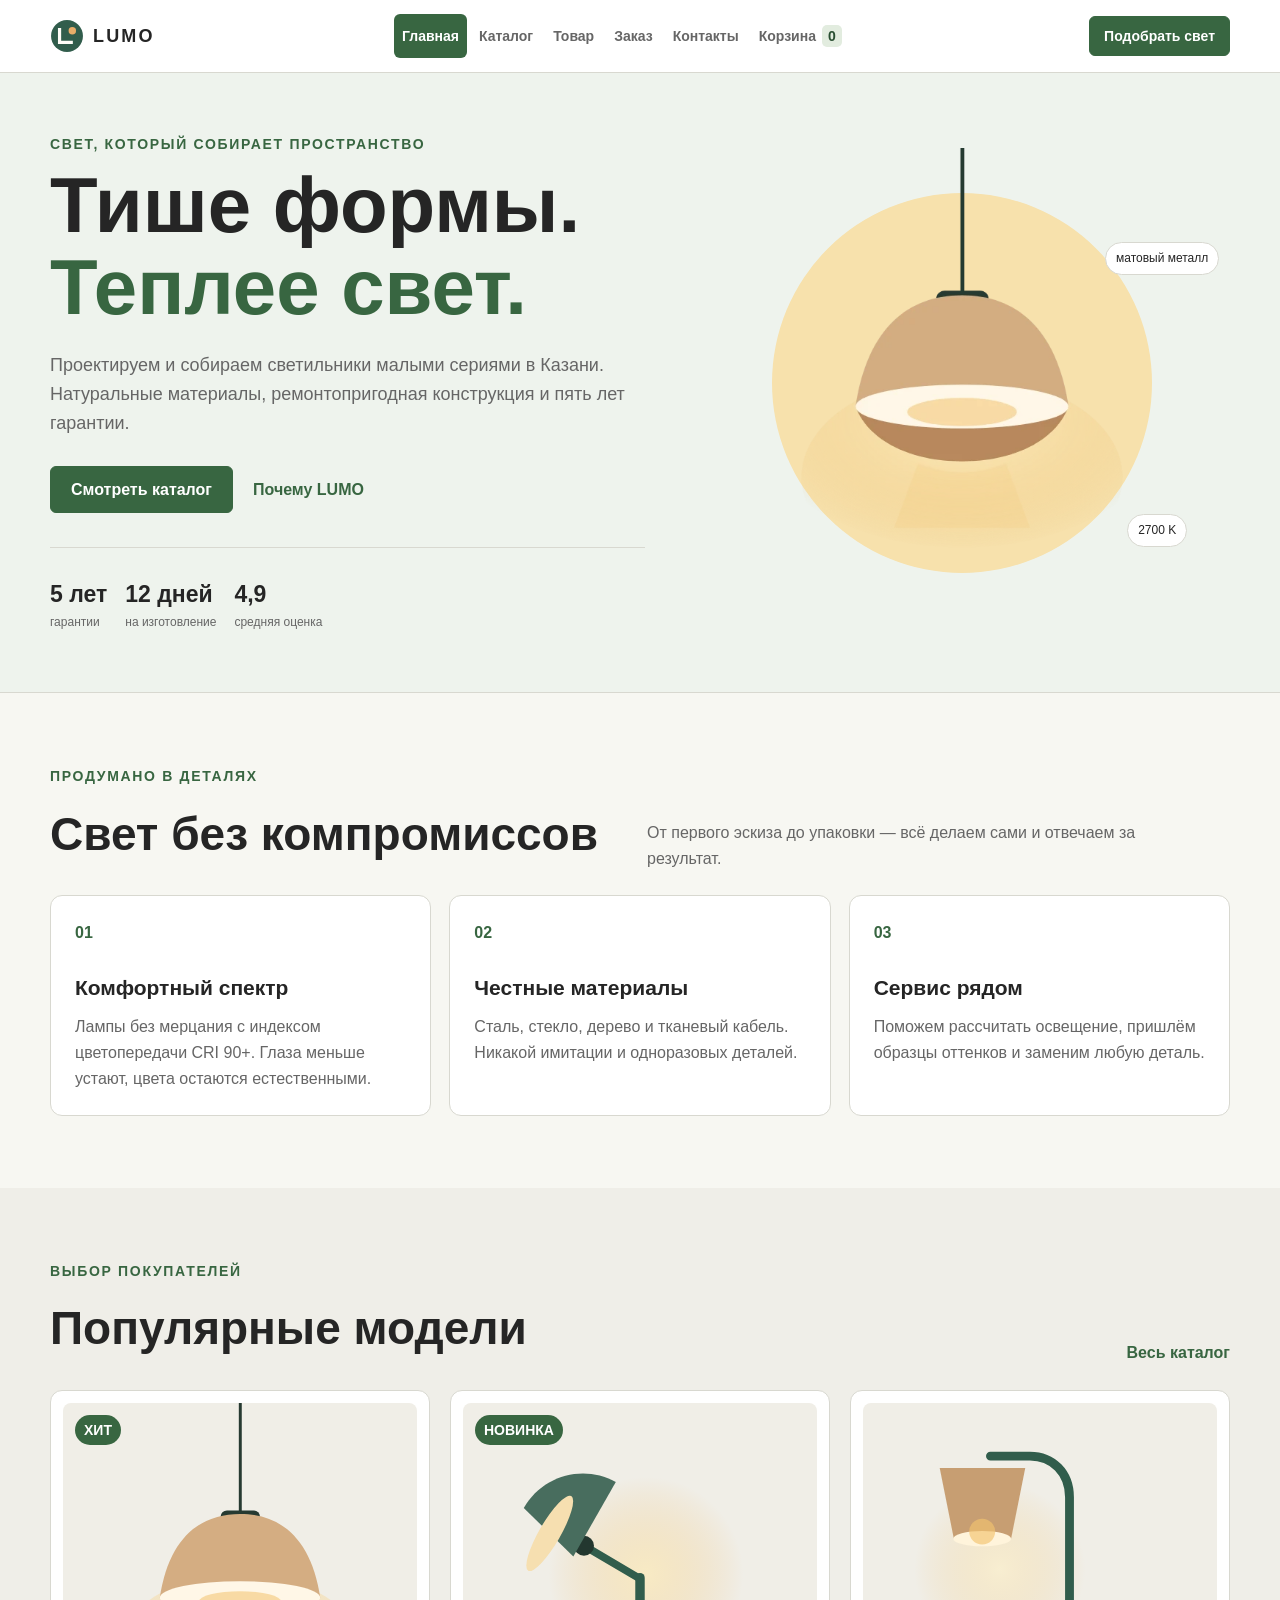
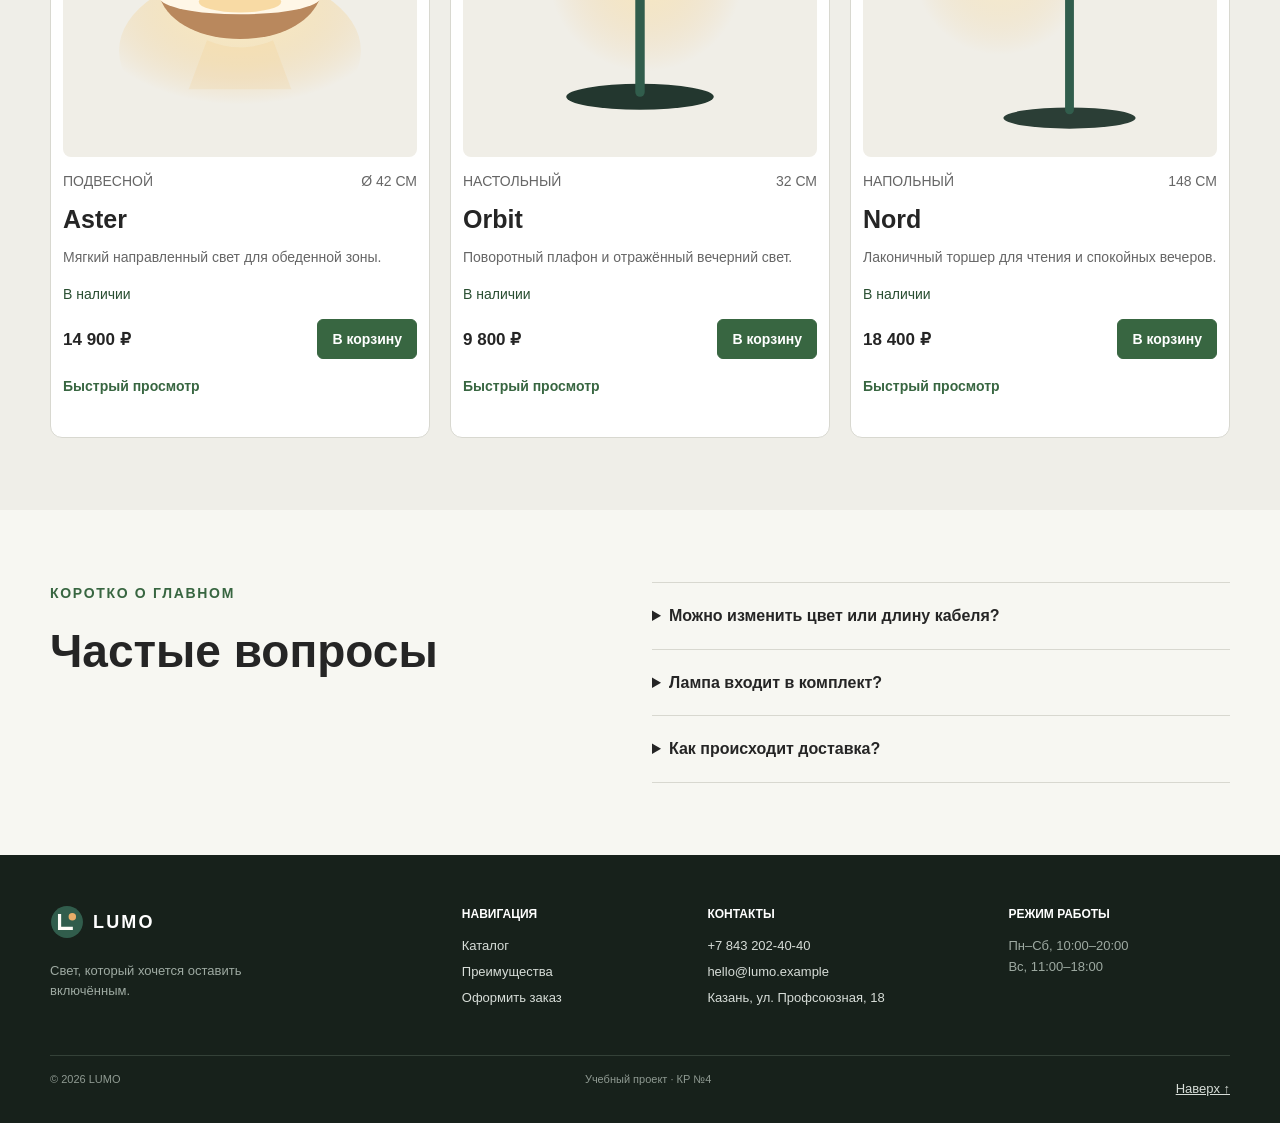
<file: index.html>
<!DOCTYPE html>
<html lang="ru">
<head>
  <meta charset="UTF-8">
  <meta name="viewport" content="width=device-width, initial-scale=1.0">
  <meta name="description" content="LUMO — дизайнерские светильники для дома: каталог, преимущества мастерской и популярные модели.">
  <title>LUMO — дизайнерский свет для дома</title>
  <link rel="stylesheet" href="css/style.css">
  <link rel="stylesheet" href="css/responsive.css">
<script src="js/data.js" defer></script><script src="js/dom.js" defer></script><script src="js/cart.js" defer></script><script src="js/catalog.js" defer></script><script src="js/product.js" defer></script><script src="js/modal.js" defer></script><script src="js/validation.js" defer></script><script src="js/main.js" defer></script><link rel="stylesheet" href="css/interactive.css">
</head>
<body id="top">
  <a class="skip-link" href="#main-content">Перейти к содержанию</a>
  <noscript><p class="container">Для каталога, корзины и форм включите JavaScript.</p></noscript>
<header class="site-header">
    <div class="site-header__inner container">
      <a class="logo" href="index.html" aria-label="LUMO — на главную"> <img class="logo__mark" src="images/logo.svg" alt="" width="38" height="38"> <span class="logo__text">LUMO</span> </a>
      <nav class="site-nav site-nav--desktop" aria-label="Основная навигация">
        <ul class="site-nav__list">
          <li><a class="site-nav__link site-nav__link--active" href="index.html" aria-current="page">Главная</a></li>
          <li><a class="site-nav__link" href="catalog.html">Каталог</a></li>
          <li><a class="site-nav__link" href="product.html">Товар</a></li>
          <li><a class="site-nav__link" href="order.html">Заказ</a></li>
          <li><a class="site-nav__link" href="contacts.html">Контакты</a></li>
        <li><a class="site-nav__link" href="cart.html">Корзина <span class="cart-count" data-cart-count>0</span></a></li>
</ul>
      </nav>
      <button class="button button--small" type="button" data-open-dialog="consultation-dialog">Подобрать свет</button>
      <details class="mobile-menu">
        <summary>Меню</summary>
        <nav class="site-nav" aria-label="Основная навигация">
          <ul class="site-nav__list">
            <li><a class="site-nav__link site-nav__link--active" href="index.html" aria-current="page">Главная</a></li>
            <li><a class="site-nav__link" href="catalog.html">Каталог</a></li>
            <li><a class="site-nav__link" href="product.html">Товар</a></li>
            <li><a class="site-nav__link" href="order.html">Заказ</a></li>
            <li><a class="site-nav__link" href="contacts.html">Контакты</a></li>
          <li><a class="site-nav__link" href="cart.html">Корзина <span class="cart-count" data-cart-count>0</span></a></li>
</ul>
        </nav>
      </details>
    </div>
  </header>

  <main id="main-content" tabindex="-1">
    <section class="hero">
      <div class="hero__inner container">
        <div class="hero__content">
          <p class="eyebrow">Свет, который собирает пространство</p>
          <h1 class="hero__title">Тише формы.<br><span>Теплее свет.</span>
</h1>
          <p class="hero__text">Проектируем и собираем светильники малыми сериями в Казани. Натуральные материалы, ремонтопригодная конструкция и пять лет гарантии.</p>
          <div class="hero__actions">
            <a class="button" href="catalog.html">Смотреть каталог</a>
            <a class="text-link" href="#advantages">Почему LUMO </a>
          </div>
          <dl class="hero__facts" aria-label="LUMO в цифрах">
            <div>
<dt>5 лет</dt>
<dd>гарантии</dd>
</div>
            <div>
<dt>12 дней</dt>
<dd>на изготовление</dd>
</div>
            <div>
<dt>4,9</dt>
<dd>средняя оценка</dd>
</div>
          </dl>
        </div>
        <div class="hero__visual">
          <div class="hero__glow"></div>
          <img class="hero__lamp" src="images/lamp-aster.svg" srcset="images/lamp-aster-320.webp 320w, images/lamp-aster-640.webp 640w, images/lamp-aster-960.webp 960w" sizes="(min-width: 1220px) 470px, (min-width: 1024px) 41vw, (min-width: 768px) 43vw, min(100vw - 24px, 340px)" alt="Подвесной светильник Aster песочного цвета" width="600" height="600">
          <span class="hero__note hero__note--material">матовый металл</span>
          <span class="hero__note hero__note--light">2700 K</span>
        </div>
      </div>
    </section>

    <section class="section" id="advantages">
      <div class="container">
        <div class="section-heading">
          <div>
<p class="eyebrow">Продумано в деталях</p>
<h2 class="section-heading__title">Свет без компромиссов</h2>
</div>
          <p class="section-heading__text">От первого эскиза до упаковки — всё делаем сами и отвечаем за результат.</p>
        </div>
        <div class="benefits">
          <article class="benefit">
            <span class="benefit__number">01</span>
            <h3 class="benefit__title">Комфортный спектр</h3>
            <p>Лампы без мерцания с индексом цветопередачи CRI 90+. Глаза меньше устают, цвета остаются естественными.</p>
          </article>
          <article class="benefit">
            <span class="benefit__number">02</span>
            <h3 class="benefit__title">Честные материалы</h3>
            <p>Сталь, стекло, дерево и тканевый кабель. Никакой имитации и одноразовых деталей.</p>
          </article>
          <article class="benefit">
            <span class="benefit__number">03</span>
            <h3 class="benefit__title">Сервис рядом</h3>
            <p>Поможем рассчитать освещение, пришлём образцы оттенков и заменим любую деталь.</p>
          </article>
        </div>
      </div>
    </section>

    <section class="section section--tint" id="popular">
      <div class="container">
        <div class="section-heading section-heading--inline">
          <div>
<p class="eyebrow">Выбор покупателей</p>
<h2 class="section-heading__title">Популярные модели</h2>
</div>
          <a class="text-link" href="catalog.html">Весь каталог </a>
        </div>
        <div class="product-grid" data-popular-products=""></div>
</div>
    </section>

    <section class="section" id="faq">
      <div class="container faq-layout">
        <div>
<p class="eyebrow">Коротко о главном</p>
<h2 class="section-heading__title">Частые вопросы</h2>
</div>
        <div class="faq-list">
          <details class="faq-item"><summary>Можно изменить цвет или длину кабеля?</summary><p>Да. Для большинства моделей доступны четыре оттенка металла и кабель до трёх метров без доплаты.</p></details>
          <details class="faq-item"><summary>Лампа входит в комплект?</summary><p>Да, мы комплектуем светильники LED-лампой с тёплой температурой 2700 K и гарантией два года.</p></details>
          <details class="faq-item"><summary>Как происходит доставка?</summary><p>По Казани доставляем своей службой, в другие города — транспортной компанией в защитной упаковке.</p></details>
        </div>
      </div>
    </section>
  </main>

  <footer class="site-footer" id="contacts">
    <div class="site-footer__inner container">
      <div>
<a class="logo logo--light" href="index.html"><img class="logo__mark" src="images/logo.svg" alt="" width="38" height="38"><span class="logo__text">LUMO</span></a><p class="site-footer__tagline">Свет, который хочется оставить включённым.</p>
</div>
      <div>
<h2 class="site-footer__title">Навигация</h2>
<ul class="site-footer__links">
<li><a href="catalog.html">Каталог</a></li>
<li><a href="index.html#advantages">Преимущества</a></li>
<li><a href="order.html">Оформить заказ</a></li>
</ul>
</div>
      <div>
<h2 class="site-footer__title">Контакты</h2>
<address class="site-footer__links">
<a href="tel:+78432024040">+7 843 202-40-40</a><a href="mailto:hello@lumo.example">hello@lumo.example</a><span>Казань, ул. Профсоюзная, 18</span>
</address>
</div>
      <div>
<h2 class="site-footer__title">Режим работы</h2>
<p>Пн–Сб, 10:00–20:00<br>Вс, 11:00–18:00</p>
</div>
    </div>
    <div class="site-footer__bottom container">
<span>© 2026 LUMO</span><span>Учебный проект · КР №4</span>
      <a class="back-to-top" href="#top">Наверх ↑</a>
    </div>
  </footer>
  <dialog class="modal" id="consultation-dialog" aria-labelledby="dialog-title">
    <div class="modal__content">
      <button class="modal__close" type="button" aria-label="Закрыть окно" data-close-dialog="">×</button>
      <p class="eyebrow">Бесплатная консультация</p>
      <h2 class="modal__title" id="dialog-title">Подберём свет под вашу задачу</h2>
      <p class="modal__text">Учебная форма. Данные остаются в браузере.</p>
      <form class="mini-form" data-validate-form="consultation" novalidate="">
        <label class="form-field" for="modal-name"><span>Ваше имя</span><input id="modal-name" type="text" autofocus name="name" autocomplete="name" required maxlength="120"></label>
        <label class="form-field" for="modal-phone"><span>Телефон</span><input id="modal-phone" type="tel" name="phone" autocomplete="tel" placeholder="+7 999 000-00-00" required maxlength="120"></label>
        <label class="checkbox" for="modal-consent"><input id="modal-consent" type="checkbox" name="consent" required><span>Согласен на обработку персональных данных</span></label>
        <button class="button button--full" type="submit">Отправить</button>
      <p class="form-message" data-form-result role="status" tabindex="-1" hidden></p>
</form>
    </div>
  </dialog>
<p class="notification" data-notification role="status" hidden></p>
<dialog class="modal" id="product-dialog" aria-labelledby="quick-title"><div class="modal__content">
<button class="modal__close" type="button" data-close-dialog aria-label="Закрыть окно">×</button><div class="quick-content" data-quick-content></div>
</div></dialog>
</body>
</html>
</file>
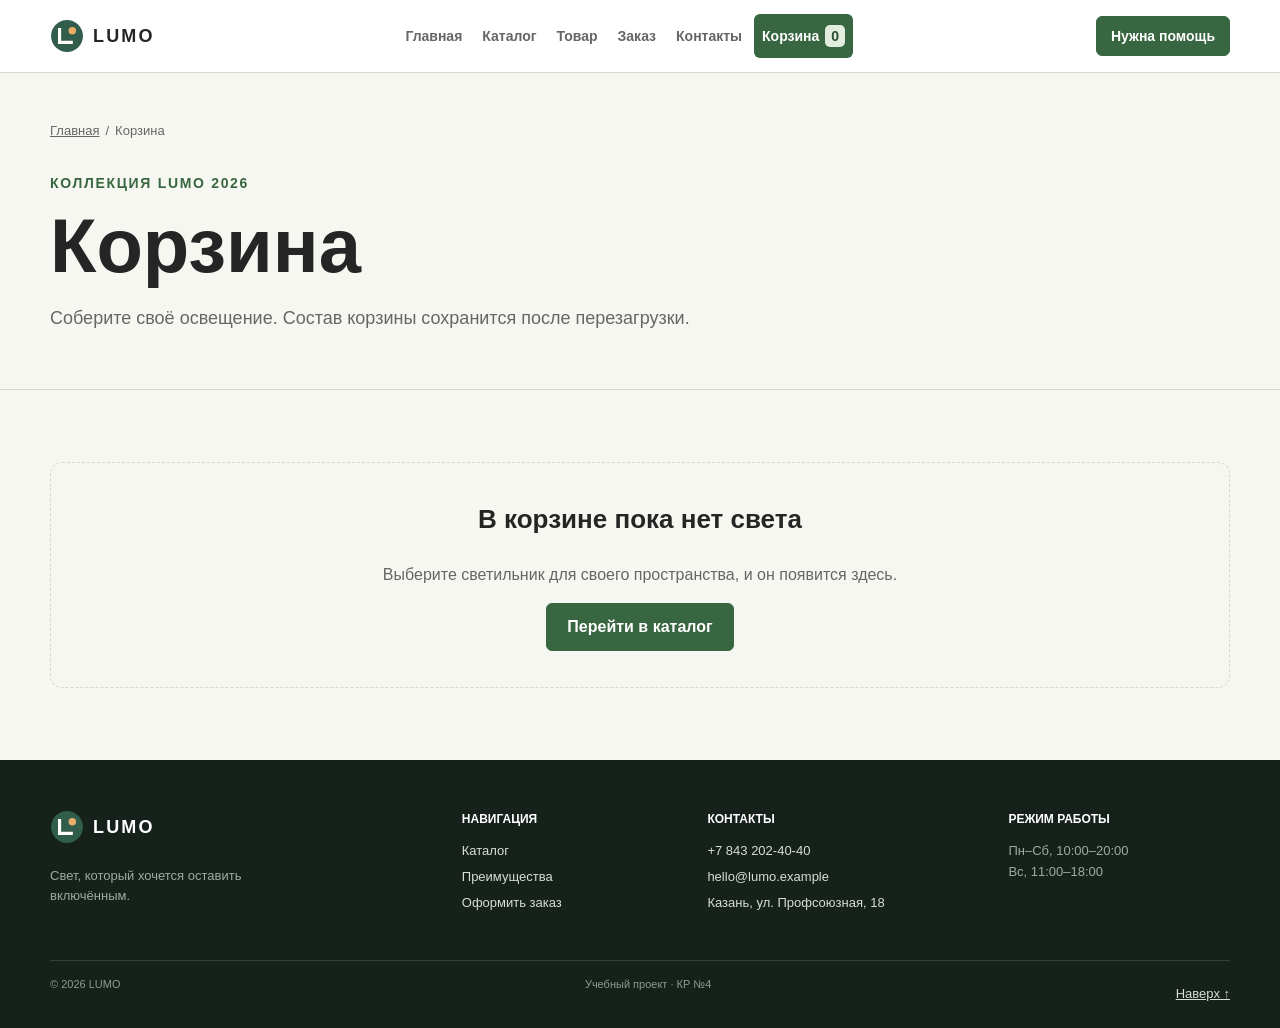
<file: cart.html>
<!DOCTYPE html>
<html lang="ru">
<head>
  <meta charset="UTF-8">
  <meta name="viewport" content="width=device-width, initial-scale=1.0">
  <meta name="description" content="Оформление заявки на светильники LUMO: контактные данные, доставка и комментарий к заказу.">
  <title>Корзина — LUMO</title>
  <link rel="stylesheet" href="css/style.css">
  <link rel="stylesheet" href="css/responsive.css">
<script src="js/data.js" defer></script><script src="js/dom.js" defer></script><script src="js/cart.js" defer></script><script src="js/catalog.js" defer></script><script src="js/product.js" defer></script><script src="js/modal.js" defer></script><script src="js/validation.js" defer></script><script src="js/main.js" defer></script><link rel="stylesheet" href="css/interactive.css">
</head>
<body id="top">
  <a class="skip-link" href="#main-content">Перейти к содержанию</a>
  <noscript><p class="container">Для каталога, корзины и форм включите JavaScript.</p></noscript>
<header class="site-header">
    <div class="site-header__inner container">
      <a class="logo" href="index.html" aria-label="LUMO — на главную"><img class="logo__mark" src="images/logo.svg" alt="" width="38" height="38"><span class="logo__text">LUMO</span></a>
      <nav class="site-nav site-nav--desktop" aria-label="Основная навигация">
        <ul class="site-nav__list">
          <li><a class="site-nav__link" href="index.html">Главная</a></li>
          <li><a class="site-nav__link" href="catalog.html">Каталог</a></li>
          <li><a class="site-nav__link" href="product.html">Товар</a></li>
          <li><a class="site-nav__link" href="order.html">Заказ</a></li>
          <li><a class="site-nav__link" href="contacts.html">Контакты</a></li>
        <li><a class="site-nav__link site-nav__link--active" href="cart.html" aria-current="page">Корзина <span class="cart-count" data-cart-count>0</span></a></li>
</ul>
      </nav>
      <a class="button button--small" href="contacts.html#feedback">Нужна помощь</a>
      <details class="mobile-menu">
        <summary>Меню</summary>
        <nav class="site-nav" aria-label="Основная навигация">
          <ul class="site-nav__list">
            <li><a class="site-nav__link" href="index.html">Главная</a></li>
            <li><a class="site-nav__link" href="catalog.html">Каталог</a></li>
            <li><a class="site-nav__link" href="product.html">Товар</a></li>
            <li><a class="site-nav__link" href="order.html">Заказ</a></li>
            <li><a class="site-nav__link" href="contacts.html">Контакты</a></li>
          <li><a class="site-nav__link site-nav__link--active" href="cart.html" aria-current="page">Корзина <span class="cart-count" data-cart-count>0</span></a></li>
</ul>
        </nav>
      </details>
    </div>
  </header>
  <main id="main-content" tabindex="-1"><section class="page-hero page-hero--compact"><div class="container">
<nav class="breadcrumbs" aria-label="Хлебные крошки"><ol>
<li><a href="index.html">Главная</a></li>
<li aria-current="page">Корзина</li>
</ol></nav><p class="eyebrow">Коллекция LUMO 2026</p>
<h1>Корзина</h1>
<p class="page-hero__lead">Соберите своё освещение. Состав корзины сохранится после перезагрузки.</p>
</div></section>
<section class="section"><div class="container">
<div class="empty-state" data-cart-empty hidden>
<h2>В корзине пока нет света</h2>
<p>Выберите светильник для своего пространства, и он появится здесь.</p>
<a class="button" href="catalog.html">Перейти в каталог</a>
</div>
<div class="cart-layout" data-cart-filled hidden>
<div>
<div class="cart-items" data-cart-items></div>
<a class="text-link" href="catalog.html">Продолжить покупки</a>
</div>
<aside class="order-summary"><h2>Сумма заказа</h2>
<dl>
<div>
<dt>Товары</dt>
<dd data-total="subtotal">0 ₽</dd>
</div>
<div>
<dt>Скидка</dt>
<dd data-total="discount">0 ₽</dd>
</div>
<div>
<dt>Доставка</dt>
<dd data-total="shipping">0 ₽</dd>
</div>
<div class="order-summary__total">
<dt>Итого</dt>
<dd data-total="total">0 ₽</dd>
</div>
</dl>
<form class="promo-form" data-promo-form>
<label class="form-field" for="promo-code"><span>Промокод</span><input id="promo-code" maxlength="30" placeholder="LUMO10" aria-describedby="promo-status"></label><button class="button button--secondary" type="submit">Применить</button>
</form>
<p class="form-note" id="promo-status" data-promo-status role="status"></p>
<button class="text-link text-link--button" type="button" data-remove-promo>Убрать промокод</button><p class="form-note">LUMO10 даёт 10% на товары. Доставка будет рассчитана при оформлении.</p>
<a class="button button--full" href="order.html">Оформить заказ</a></aside>
</div>
</div></section></main><footer class="site-footer"><div class="site-footer__inner container">
<div>
<a class="logo logo--light" href="index.html"><img class="logo__mark" src="images/logo.svg" alt="" width="38" height="38"><span class="logo__text">LUMO</span></a><p class="site-footer__tagline">Свет, который хочется оставить включённым.</p>
</div>
<div>
<h2 class="site-footer__title">Навигация</h2>
<ul class="site-footer__links">
<li><a href="catalog.html">Каталог</a></li>
<li><a href="index.html#advantages">Преимущества</a></li>
<li><a href="order.html">Оформить заказ</a></li>
</ul>
</div>
<div>
<h2 class="site-footer__title">Контакты</h2>
<address class="site-footer__links">
<a href="tel:+78432024040">+7 843 202-40-40</a><a href="mailto:hello@lumo.example">hello@lumo.example</a><span>Казань, ул. Профсоюзная, 18</span>
</address>
</div>
<div>
<h2 class="site-footer__title">Режим работы</h2>
<p>Пн–Сб, 10:00–20:00<br>Вс, 11:00–18:00</p>
</div>
</div>
<div class="site-footer__bottom container">
<span>© 2026 LUMO</span><span>Учебный проект · КР №4</span>
      <a class="back-to-top" href="#top">Наверх ↑</a>
    </div>
  </footer>
<p class="notification" data-notification role="status" hidden></p>
<dialog class="modal" id="product-dialog" aria-labelledby="quick-title"><div class="modal__content">
<button class="modal__close" type="button" data-close-dialog aria-label="Закрыть окно">×</button><div class="quick-content" data-quick-content></div>
</div></dialog>
</body>
</html>
</file>
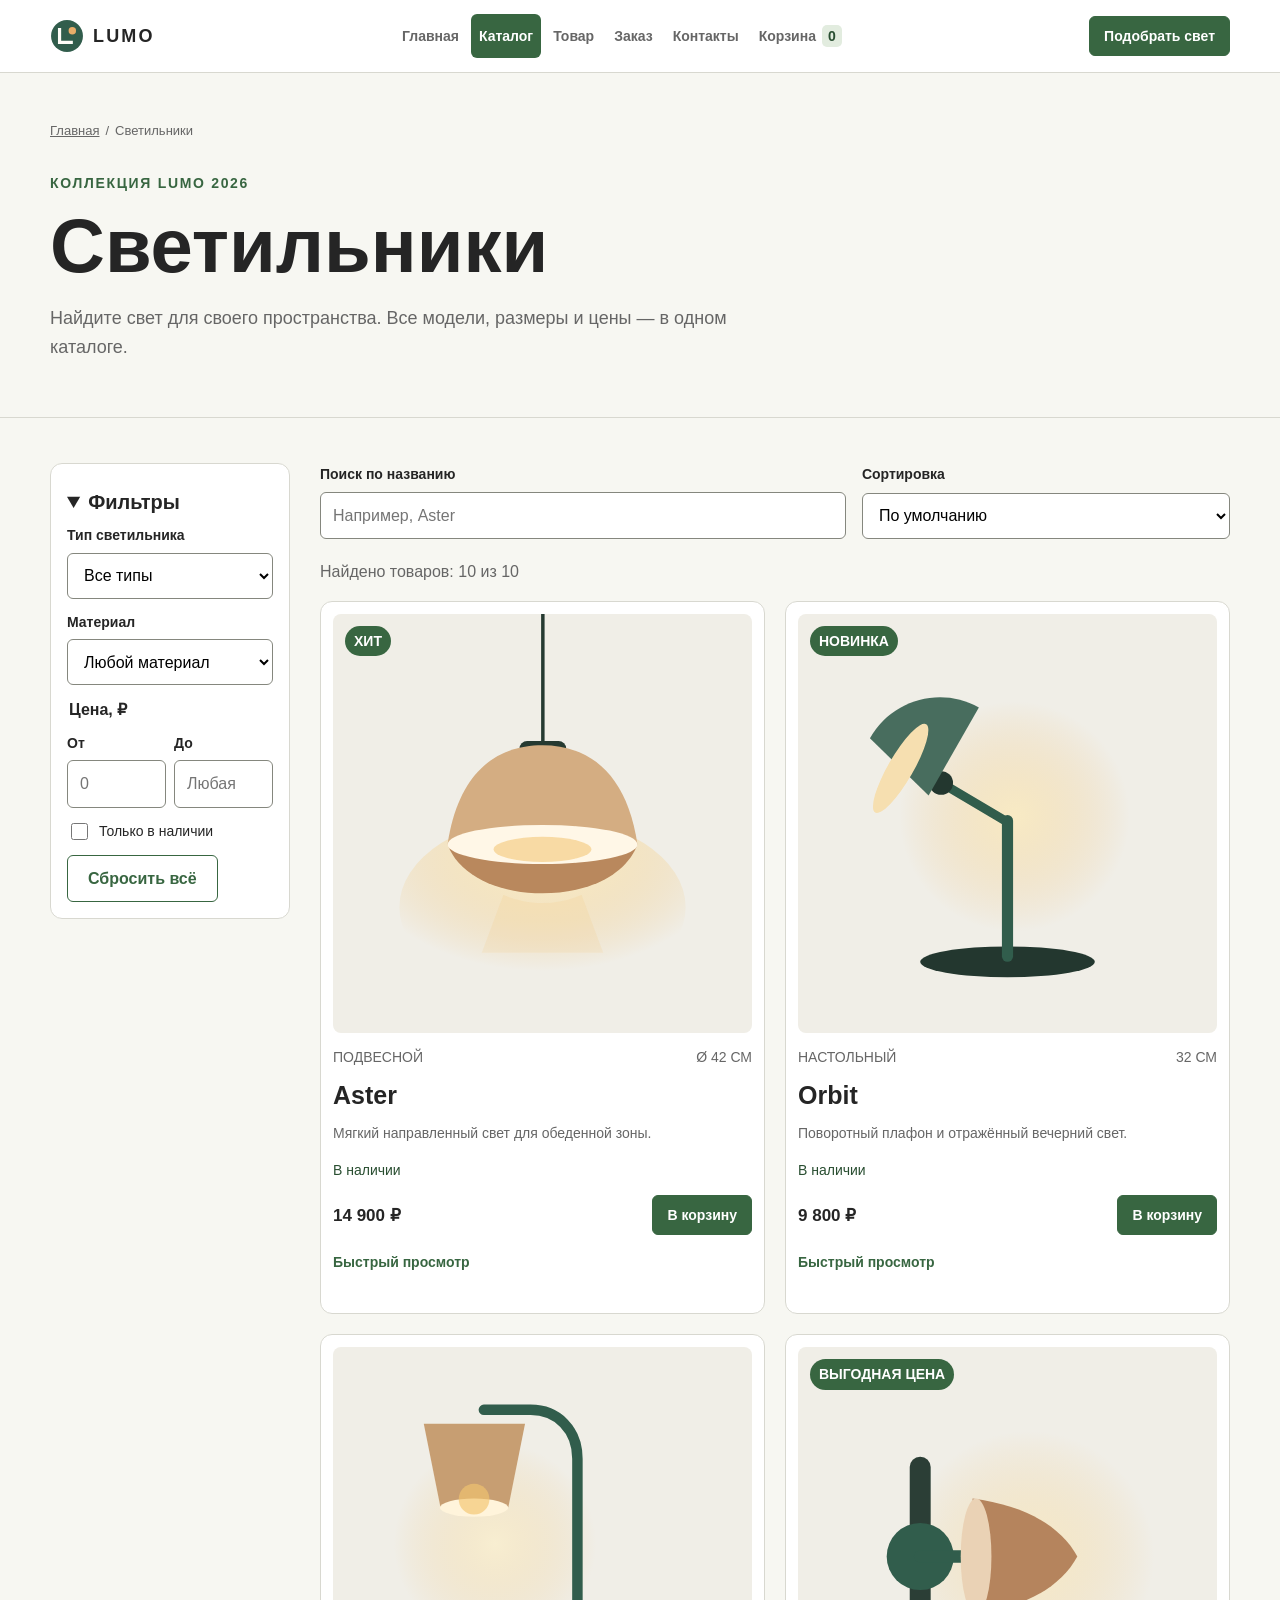
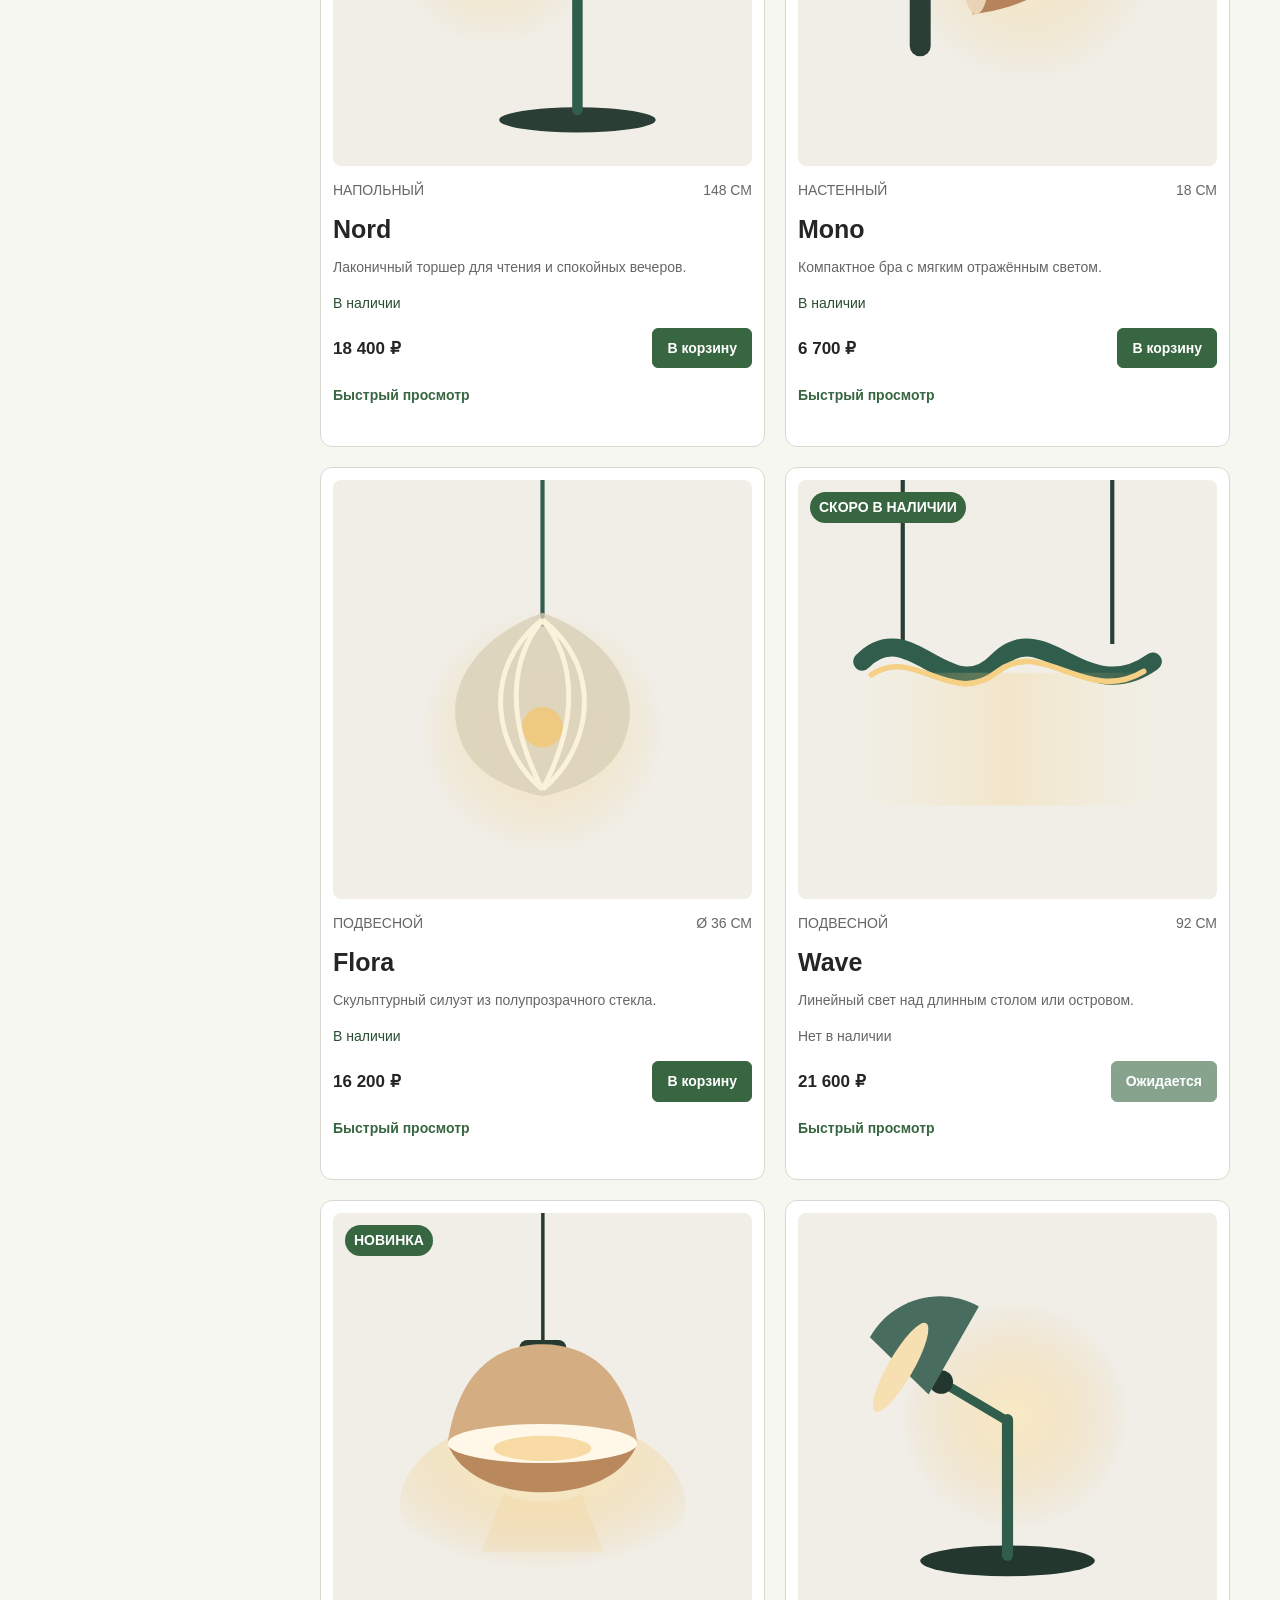
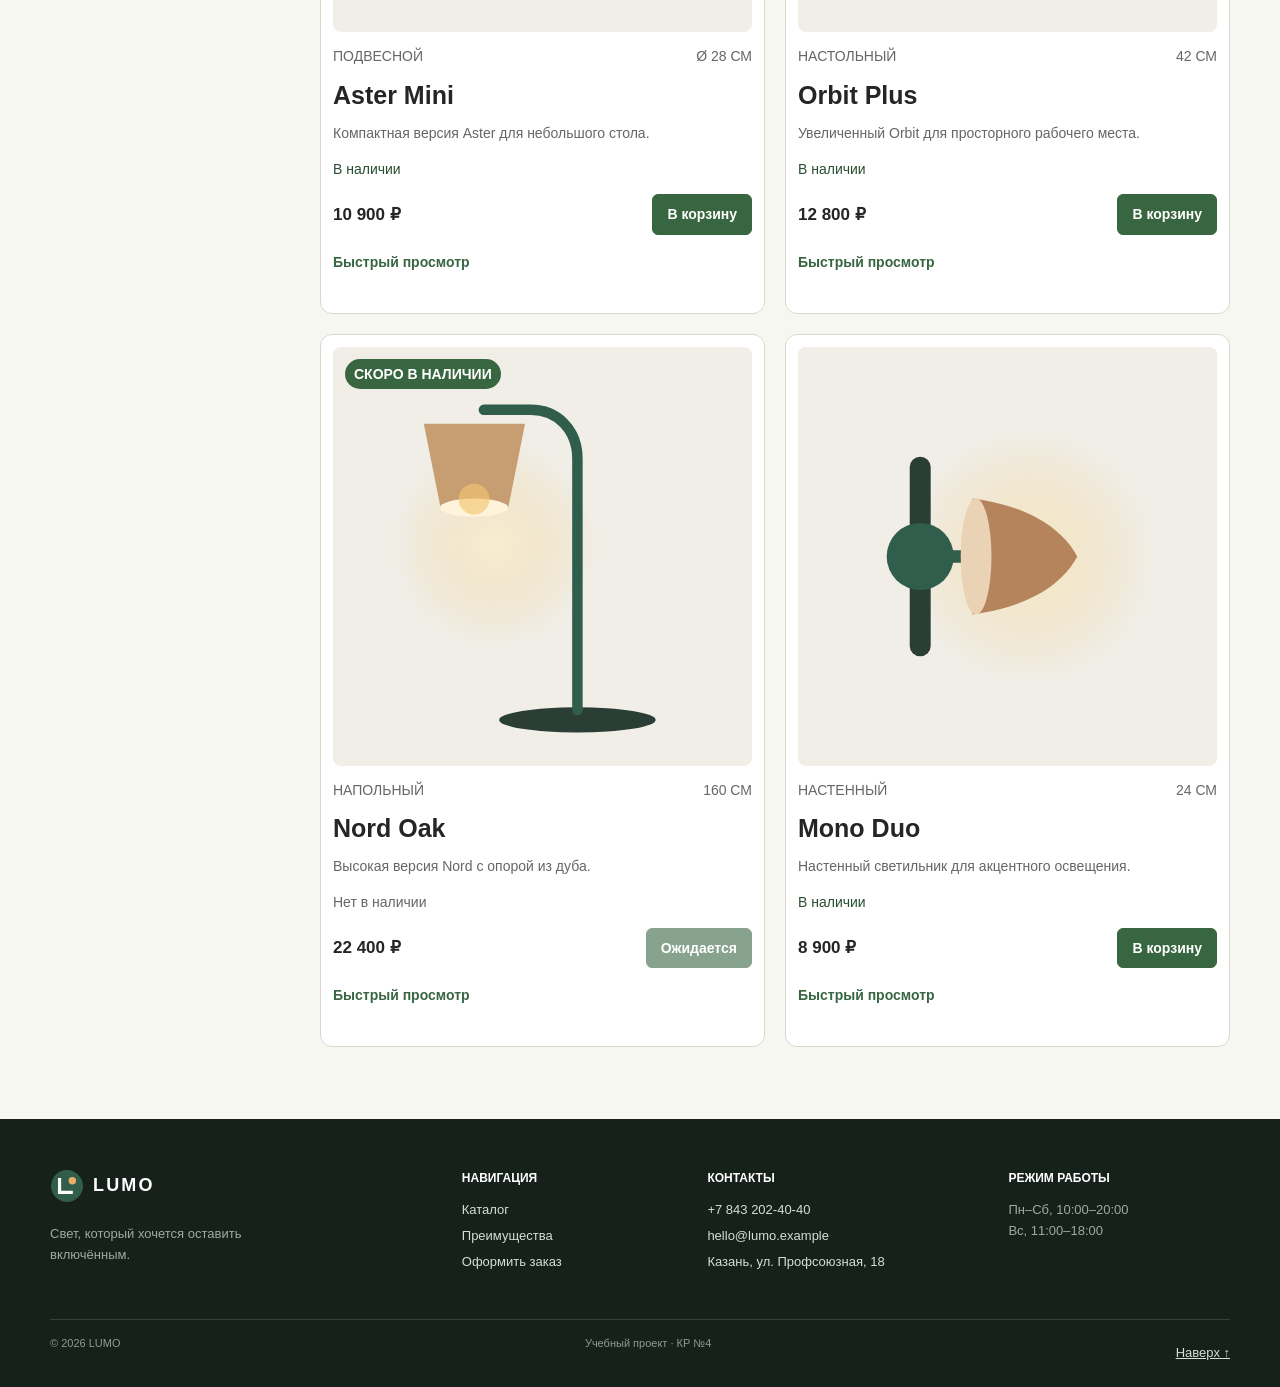
<file: catalog.html>
<!DOCTYPE html>
<html lang="ru">
<head>
  <meta charset="UTF-8">
  <meta name="viewport" content="width=device-width, initial-scale=1.0">
  <meta name="description" content="Каталог дизайнерских подвесных, настольных и напольных светильников LUMO.">
  <title>Каталог светильников — LUMO</title>
  <link rel="stylesheet" href="css/style.css">
  <link rel="stylesheet" href="css/responsive.css">
<script src="js/data.js" defer></script><script src="js/dom.js" defer></script><script src="js/cart.js" defer></script><script src="js/catalog.js" defer></script><script src="js/product.js" defer></script><script src="js/modal.js" defer></script><script src="js/validation.js" defer></script><script src="js/main.js" defer></script><link rel="stylesheet" href="css/interactive.css">
</head>
<body id="top">
  <a class="skip-link" href="#main-content">Перейти к содержанию</a>
  <noscript><p class="container">Для каталога, корзины и форм включите JavaScript.</p></noscript>
<header class="site-header">
    <div class="site-header__inner container">
      <a class="logo" href="index.html" aria-label="LUMO — на главную"><img class="logo__mark" src="images/logo.svg" alt="" width="38" height="38"><span class="logo__text">LUMO</span></a>
      <nav class="site-nav site-nav--desktop" aria-label="Основная навигация">
        <ul class="site-nav__list">
          <li><a class="site-nav__link" href="index.html">Главная</a></li>
          <li><a class="site-nav__link site-nav__link--active" href="catalog.html" aria-current="page">Каталог</a></li>
          <li><a class="site-nav__link" href="product.html">Товар</a></li>
          <li><a class="site-nav__link" href="order.html">Заказ</a></li>
          <li><a class="site-nav__link" href="contacts.html">Контакты</a></li>
        <li><a class="site-nav__link" href="cart.html">Корзина <span class="cart-count" data-cart-count>0</span></a></li>
</ul>
      </nav>
      <a class="button button--small" href="contacts.html#feedback">Подобрать свет</a>
      <details class="mobile-menu">
        <summary>Меню</summary>
        <nav class="site-nav" aria-label="Основная навигация">
          <ul class="site-nav__list">
            <li><a class="site-nav__link" href="index.html">Главная</a></li>
            <li><a class="site-nav__link site-nav__link--active" href="catalog.html" aria-current="page">Каталог</a></li>
            <li><a class="site-nav__link" href="product.html">Товар</a></li>
            <li><a class="site-nav__link" href="order.html">Заказ</a></li>
            <li><a class="site-nav__link" href="contacts.html">Контакты</a></li>
          <li><a class="site-nav__link" href="cart.html">Корзина <span class="cart-count" data-cart-count>0</span></a></li>
</ul>
        </nav>
      </details>
    </div>
  </header>

  <main id="main-content" tabindex="-1"><section class="page-hero page-hero--compact"><div class="container">
<nav class="breadcrumbs" aria-label="Хлебные крошки"><ol>
<li><a href="index.html">Главная</a></li>
<li aria-current="page">Светильники</li>
</ol></nav><p class="eyebrow">Коллекция LUMO 2026</p>
<h1>Светильники</h1>
<p class="page-hero__lead">Найдите свет для своего пространства. Все модели, размеры и цены — в одном каталоге.</p>
</div></section>
<section class="section section--catalog"><div class="container catalog-layout">
<details class="filter" open><summary class="filter__header">Фильтры</summary>
<form id="catalog-filters">
<label class="form-field" for="category-filter"><span>Тип светильника</span><select id="category-filter" name="category"><option value="">Все типы</option>
<option value="pendant">Подвесные</option>
<option value="table">Настольные</option>
<option value="floor">Напольные</option>
<option value="wall">Настенные</option></select></label>
<label class="form-field" for="material-filter"><span>Материал</span><select id="material-filter" name="material"><option value="">Любой материал</option>
<option value="metal">Металл</option>
<option value="glass">Стекло</option>
<option value="wood">Дерево</option></select></label>
<fieldset class="filter__group">
<legend>Цена, ₽</legend>
<div class="filter__prices">
<label class="form-field" for="price-from"><span>От</span><input id="price-from" name="min" type="number" min="0" placeholder="0"></label><label class="form-field" for="price-to"><span>До</span><input id="price-to" name="max" type="number" min="0" placeholder="Любая"></label>
</div>
</fieldset>
<label class="checkbox" for="available-filter"><input id="available-filter" type="checkbox" name="available"><span>Только в наличии</span></label>
<p class="field-error" data-price-message hidden>Цена «От» не должна превышать цену «До».</p>
<button class="button button--secondary" type="button" data-reset-filters>Сбросить всё</button>
</form></details>
<div class="catalog-content">
<div class="catalog-toolbar">
<label class="form-field" for="catalog-search"><span>Поиск по названию</span><input type="search" id="catalog-search" placeholder="Например, Aster" maxlength="100"></label><label class="form-field" for="catalog-sort"><span>Сортировка</span><select id="catalog-sort"><option value="default">По умолчанию</option>
<option value="price-asc">Сначала дешевле</option>
<option value="price-desc">Сначала дороже</option>
<option value="title">По названию А–Я</option></select></label>
</div>
<p class="catalog-count" data-catalog-count role="status">Загружаем товары…</p>
<div class="product-grid product-grid--catalog" data-catalog-grid></div>
<div class="empty-state" data-catalog-empty hidden>
<h2>Пока ничего не нашлось</h2>
<p></p>
<button class="button" type="button" data-reset-filters>Показать все модели</button><a class="text-link" href="contacts.html#feedback">Помочь с подбором</a>
</div>
</div>
</div></section></main><footer class="site-footer"><div class="site-footer__inner container">
<div>
<a class="logo logo--light" href="index.html"><img class="logo__mark" src="images/logo.svg" alt="" width="38" height="38"><span class="logo__text">LUMO</span></a><p class="site-footer__tagline">Свет, который хочется оставить включённым.</p>
</div>
<div>
<h2 class="site-footer__title">Навигация</h2>
<ul class="site-footer__links">
<li><a href="catalog.html">Каталог</a></li>
<li><a href="index.html#advantages">Преимущества</a></li>
<li><a href="order.html">Оформить заказ</a></li>
</ul>
</div>
<div>
<h2 class="site-footer__title">Контакты</h2>
<address class="site-footer__links">
<a href="tel:+78432024040">+7 843 202-40-40</a><a href="mailto:hello@lumo.example">hello@lumo.example</a><span>Казань, ул. Профсоюзная, 18</span>
</address>
</div>
<div>
<h2 class="site-footer__title">Режим работы</h2>
<p>Пн–Сб, 10:00–20:00<br>Вс, 11:00–18:00</p>
</div>
</div>
<div class="site-footer__bottom container">
<span>© 2026 LUMO</span><span>Учебный проект · КР №4</span>
      <a class="back-to-top" href="#top">Наверх ↑</a>
    </div>
  </footer>
<p class="notification" data-notification role="status" hidden></p>
<dialog class="modal" id="product-dialog" aria-labelledby="quick-title"><div class="modal__content">
<button class="modal__close" type="button" data-close-dialog aria-label="Закрыть окно">×</button><div class="quick-content" data-quick-content></div>
</div></dialog>
</body>
</html>
</file>
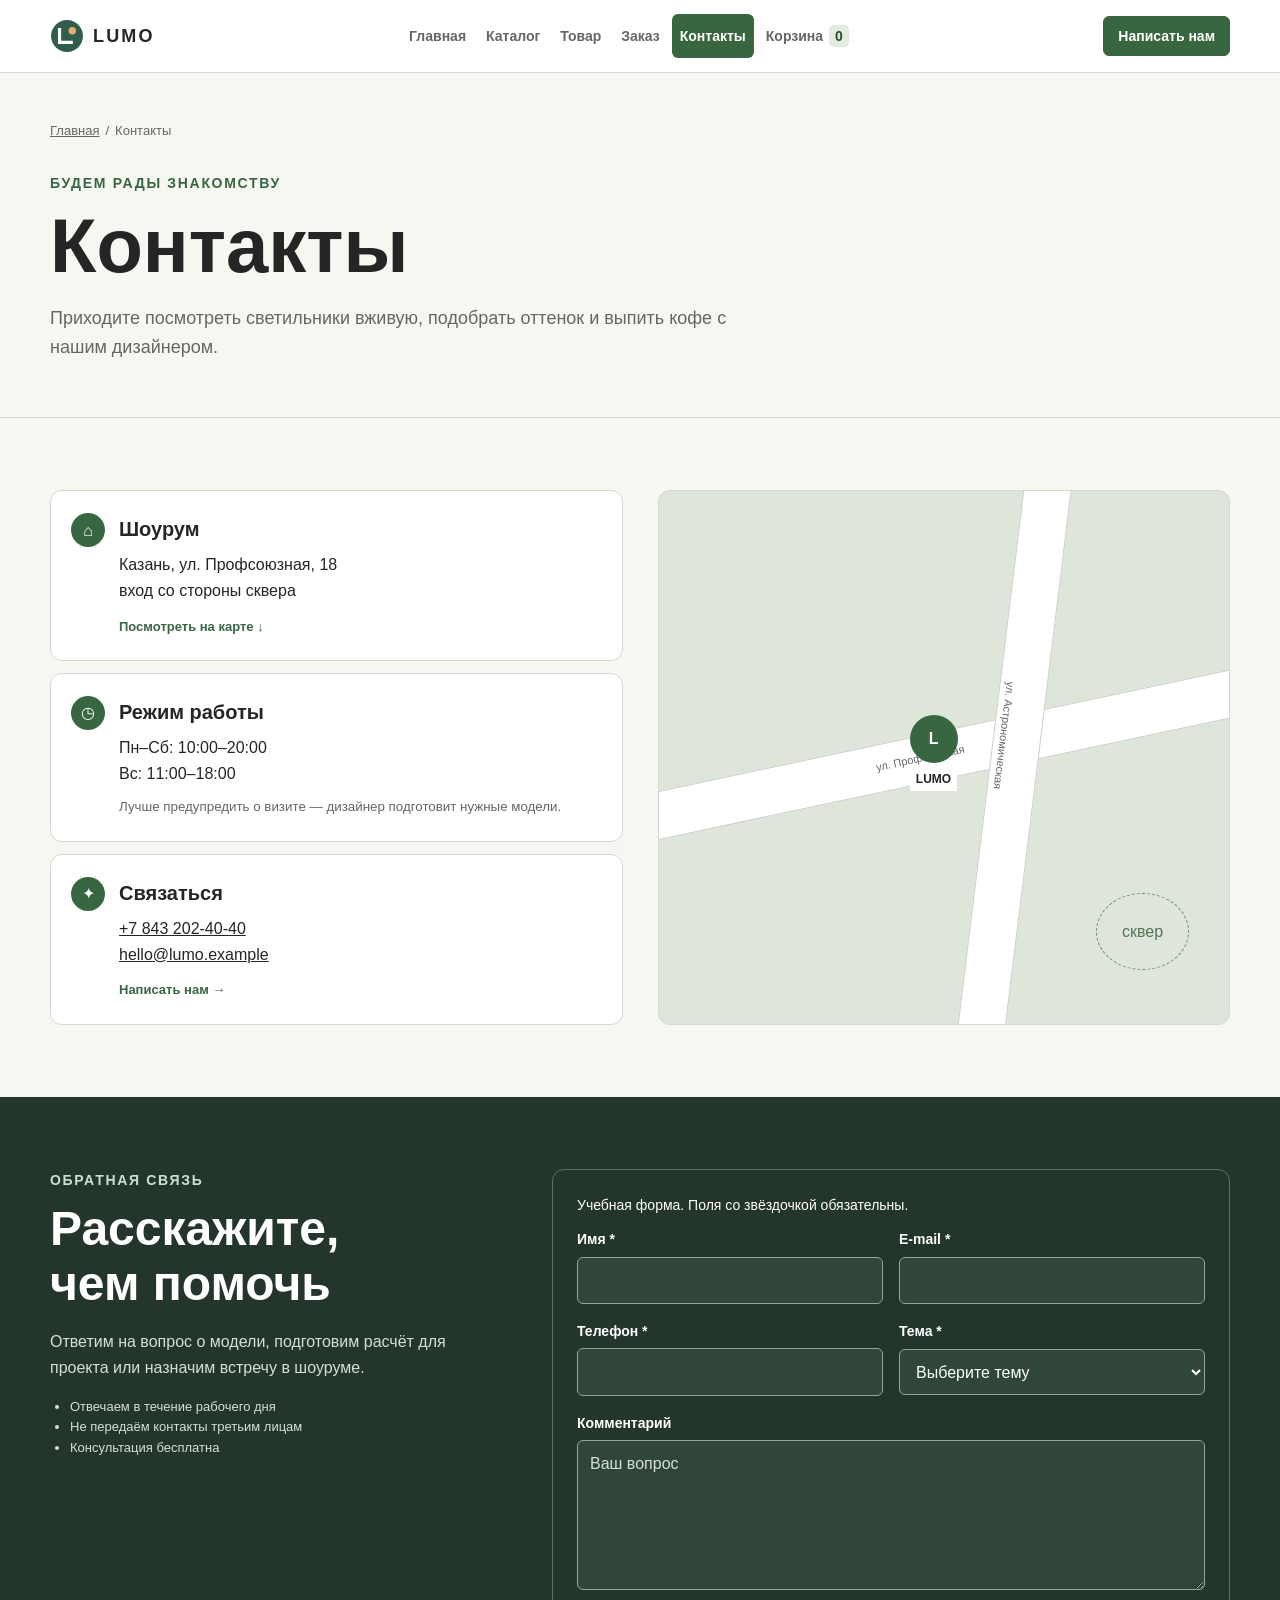
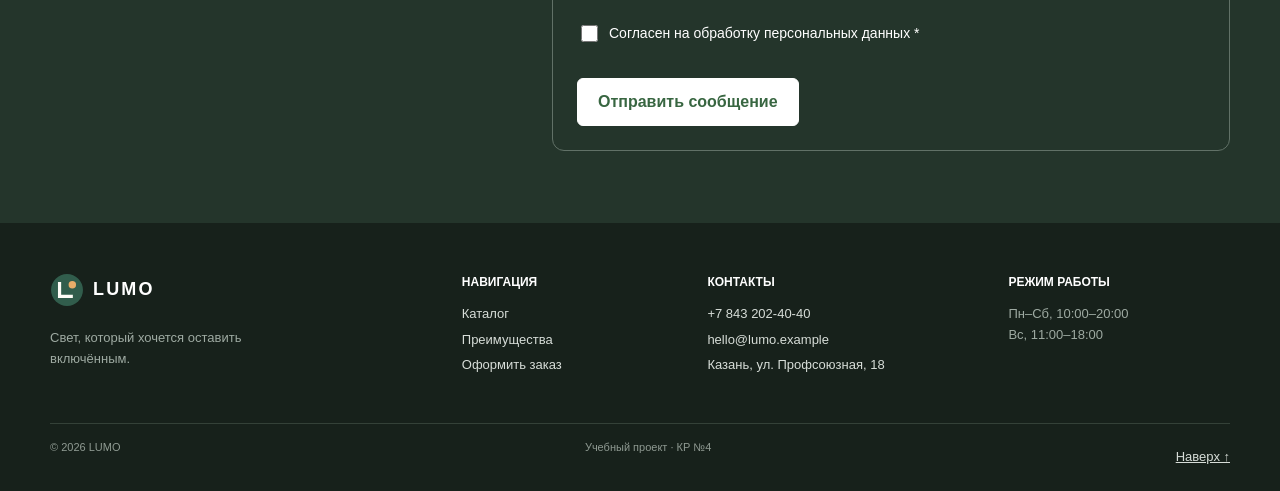
<file: contacts.html>
<!DOCTYPE html>
<html lang="ru">
<head>
  <meta charset="UTF-8">
  <meta name="viewport" content="width=device-width, initial-scale=1.0">
  <meta name="description" content="Контакты шоурума и мастерской LUMO в Казани, режим работы и форма обратной связи.">
  <title>Контакты и шоурум — LUMO</title>
  <link rel="stylesheet" href="css/style.css">
  <link rel="stylesheet" href="css/responsive.css">
<script src="js/data.js" defer></script><script src="js/dom.js" defer></script><script src="js/cart.js" defer></script><script src="js/catalog.js" defer></script><script src="js/product.js" defer></script><script src="js/modal.js" defer></script><script src="js/validation.js" defer></script><script src="js/main.js" defer></script><link rel="stylesheet" href="css/interactive.css">
</head>
<body id="top">
  <a class="skip-link" href="#main-content">Перейти к содержанию</a>
  <noscript><p class="container">Для каталога, корзины и форм включите JavaScript.</p></noscript>
<header class="site-header">
    <div class="site-header__inner container">
      <a class="logo" href="index.html" aria-label="LUMO — на главную"><img class="logo__mark" src="images/logo.svg" alt="" width="38" height="38"><span class="logo__text">LUMO</span></a>
      <nav class="site-nav site-nav--desktop" aria-label="Основная навигация">
        <ul class="site-nav__list">
          <li><a class="site-nav__link" href="index.html">Главная</a></li>
          <li><a class="site-nav__link" href="catalog.html">Каталог</a></li>
          <li><a class="site-nav__link" href="product.html">Товар</a></li>
          <li><a class="site-nav__link" href="order.html">Заказ</a></li>
          <li><a class="site-nav__link site-nav__link--active" href="contacts.html" aria-current="page">Контакты</a></li>
        <li><a class="site-nav__link" href="cart.html">Корзина <span class="cart-count" data-cart-count>0</span></a></li>
</ul>
      </nav>
      <a class="button button--small" href="#feedback">Написать нам</a>
      <details class="mobile-menu">
        <summary>Меню</summary>
        <nav class="site-nav" aria-label="Основная навигация">
          <ul class="site-nav__list">
            <li><a class="site-nav__link" href="index.html">Главная</a></li>
            <li><a class="site-nav__link" href="catalog.html">Каталог</a></li>
            <li><a class="site-nav__link" href="product.html">Товар</a></li>
            <li><a class="site-nav__link" href="order.html">Заказ</a></li>
            <li><a class="site-nav__link site-nav__link--active" href="contacts.html" aria-current="page">Контакты</a></li>
          <li><a class="site-nav__link" href="cart.html">Корзина <span class="cart-count" data-cart-count>0</span></a></li>
</ul>
        </nav>
      </details>
    </div>
  </header>
  <main id="main-content" tabindex="-1">
    <section class="page-hero"><div class="container">
<nav class="breadcrumbs" aria-label="Хлебные крошки"><ol>
<li><a href="index.html">Главная</a></li>
<li aria-current="page">Контакты</li>
</ol></nav><p class="eyebrow">Будем рады знакомству</p>
<h1>Контакты</h1>
<p class="page-hero__lead">Приходите посмотреть светильники вживую, подобрать оттенок и выпить кофе с нашим дизайнером.</p>
</div></section>
    <section class="section" id="studio"><div class="container contact-layout">
      <div class="contact-cards">
<article class="contact-card"><span class="contact-card__icon" aria-hidden="true">⌂</span><h2>Шоурум</h2>
<address>Казань, ул. Профсоюзная, 18<br>вход со стороны сквера</address>
<a class="text-link" href="#map">Посмотреть на карте ↓</a></article><article class="contact-card"><span class="contact-card__icon" aria-hidden="true">◷</span><h2>Режим работы</h2>
<p>Пн–Сб: 10:00–20:00<br>Вс: 11:00–18:00</p>
<small>Лучше предупредить о визите — дизайнер подготовит нужные модели.</small></article><article class="contact-card"><span class="contact-card__icon" aria-hidden="true">✦</span><h2>Связаться</h2>
<address>
<a href="tel:+78432024040">+7 843 202-40-40</a><br><a href="mailto:hello@lumo.example">hello@lumo.example</a>
</address>
<a class="text-link" href="#feedback">Написать нам →</a></article>
</div>
      <div class="map" id="map" role="img" aria-label="Схема расположения шоурума LUMO на Профсоюзной улице">
<div class="map__street map__street--one"><span>ул. Профсоюзная</span></div>
<div class="map__street map__street--two"><span>ул. Астрономическая</span></div>
<div class="map__park">сквер</div>
<div class="map__pin">
<span>L</span><strong>LUMO</strong>
</div>
</div>
    </div></section>
    <section class="section section--dark" id="feedback"><div class="container feedback-layout">
<div>
<p class="eyebrow">Обратная связь</p>
<h2>Расскажите,<br>чем помочь</h2>
<p>Ответим на вопрос о модели, подготовим расчёт для проекта или назначим встречу в шоуруме.</p>
<ul class="feedback-layout__facts">
<li>Отвечаем в течение рабочего дня</li>
<li>Не передаём контакты третьим лицам</li>
<li>Консультация бесплатна</li>
</ul>
</div>
<form class="feedback-form" data-validate-form="feedback" novalidate="">
<p class="form-note">Учебная форма. Поля со звёздочкой обязательны.</p>
<div class="form-grid">
<label class="form-field" for="feedback-name"><span>Имя *</span><input id="feedback-name" type="text" autocomplete="name" required maxlength="120"></label><label class="form-field" for="feedback-email"><span>E-mail *</span><input id="feedback-email" type="email" autocomplete="email" required maxlength="120"></label><label class="form-field" for="feedback-phone"><span>Телефон *</span><input id="feedback-phone" type="tel" autocomplete="tel" required maxlength="120"></label><label class="form-field" for="feedback-topic"><span>Тема *</span><select id="feedback-topic" name="topic" required><option value="">Выберите тему</option>
<option>Вопрос о товаре</option>
<option>Расчёт освещения</option>
<option>Сотрудничество</option>
<option>Другое</option></select></label>
</div>
<label class="form-field form-field--wide" for="feedback-comment"><span>Комментарий</span><textarea id="feedback-comment" rows="5" placeholder="Ваш вопрос" maxlength="1000"></textarea></label><label class="checkbox checkbox--consent" for="feedback-consent"><input id="feedback-consent" type="checkbox" required><span>Согласен на обработку персональных данных *</span></label><button class="button button--light" type="submit">Отправить сообщение</button><p class="form-message" id="feedback-result" tabindex="-1" data-form-result="" role="status" hidden=""></p>
</form>
</div></section>
  </main>
  <footer class="site-footer"><div class="site-footer__inner container">
<div>
<a class="logo logo--light" href="index.html"><img class="logo__mark" src="images/logo.svg" alt="" width="38" height="38"><span class="logo__text">LUMO</span></a><p class="site-footer__tagline">Свет, который хочется оставить включённым.</p>
</div>
<div>
<h2 class="site-footer__title">Навигация</h2>
<ul class="site-footer__links">
<li><a href="catalog.html">Каталог</a></li>
<li><a href="index.html#advantages">Преимущества</a></li>
<li><a href="order.html">Оформить заказ</a></li>
</ul>
</div>
<div>
<h2 class="site-footer__title">Контакты</h2>
<address class="site-footer__links">
<a href="tel:+78432024040">+7 843 202-40-40</a><a href="mailto:hello@lumo.example">hello@lumo.example</a><span>Казань, ул. Профсоюзная, 18</span>
</address>
</div>
<div>
<h2 class="site-footer__title">Режим работы</h2>
<p>Пн–Сб, 10:00–20:00<br>Вс, 11:00–18:00</p>
</div>
</div>
<div class="site-footer__bottom container">
<span>© 2026 LUMO</span><span>Учебный проект · КР №4</span>
      <a class="back-to-top" href="#top">Наверх ↑</a>
    </div>
  </footer>
<p class="notification" data-notification role="status" hidden></p>
<dialog class="modal" id="product-dialog" aria-labelledby="quick-title"><div class="modal__content">
<button class="modal__close" type="button" data-close-dialog aria-label="Закрыть окно">×</button><div class="quick-content" data-quick-content></div>
</div></dialog>
</body>
</html>
</file>
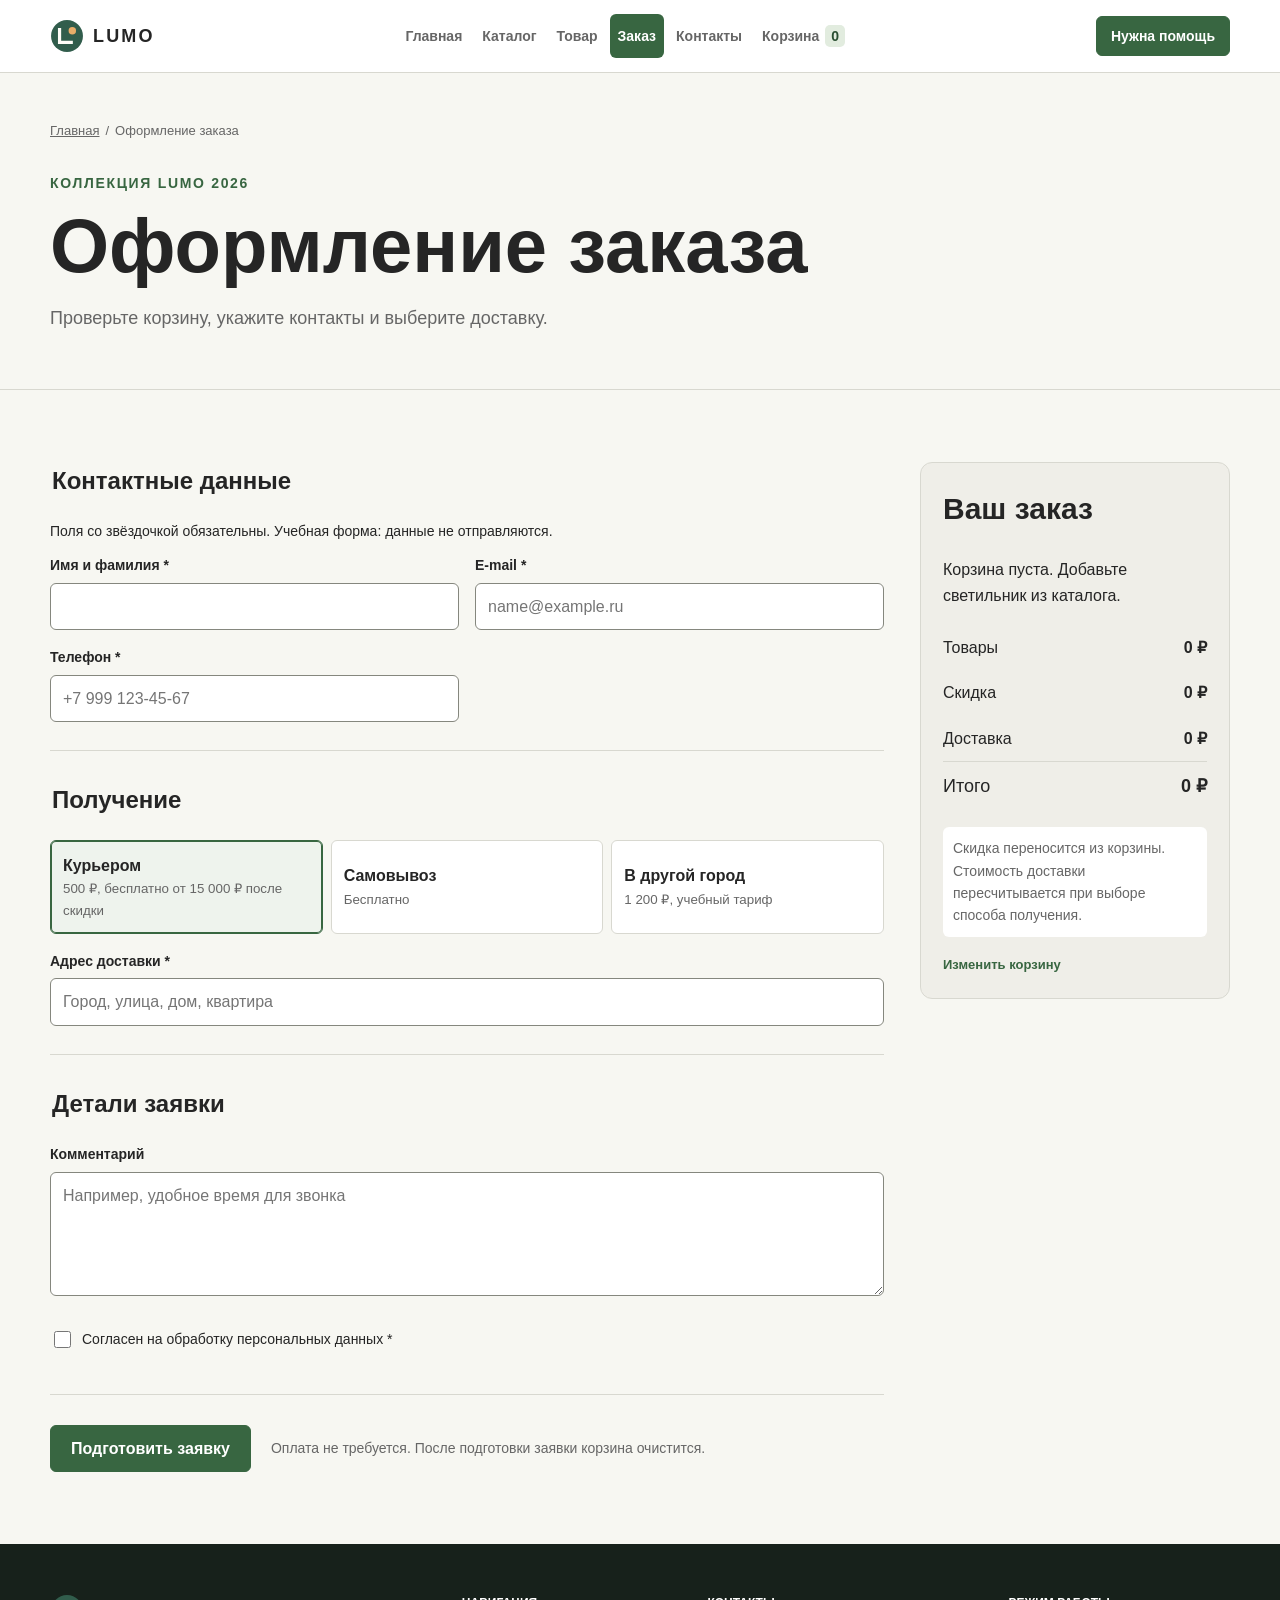
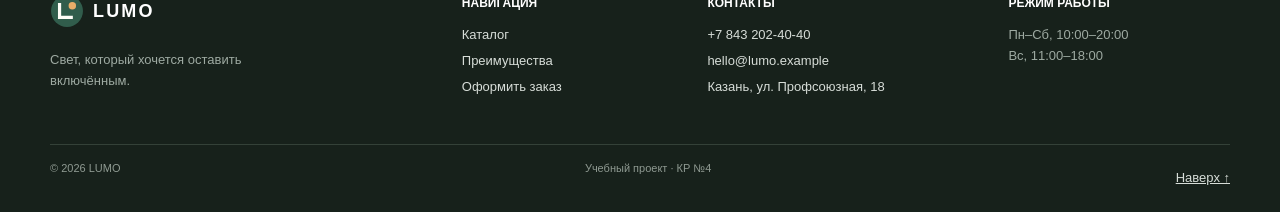
<file: order.html>
<!DOCTYPE html>
<html lang="ru">
<head>
  <meta charset="UTF-8">
  <meta name="viewport" content="width=device-width, initial-scale=1.0">
  <meta name="description" content="Оформление заявки на светильники LUMO: контактные данные, доставка и комментарий к заказу.">
  <title>Оформление заказа — LUMO</title>
  <link rel="stylesheet" href="css/style.css">
  <link rel="stylesheet" href="css/responsive.css">
<script src="js/data.js" defer></script><script src="js/dom.js" defer></script><script src="js/cart.js" defer></script><script src="js/catalog.js" defer></script><script src="js/product.js" defer></script><script src="js/modal.js" defer></script><script src="js/validation.js" defer></script><script src="js/main.js" defer></script><link rel="stylesheet" href="css/interactive.css">
</head>
<body id="top">
  <a class="skip-link" href="#main-content">Перейти к содержанию</a>
  <noscript><p class="container">Для каталога, корзины и форм включите JavaScript.</p></noscript>
<header class="site-header">
    <div class="site-header__inner container">
      <a class="logo" href="index.html" aria-label="LUMO — на главную"><img class="logo__mark" src="images/logo.svg" alt="" width="38" height="38"><span class="logo__text">LUMO</span></a>
      <nav class="site-nav site-nav--desktop" aria-label="Основная навигация">
        <ul class="site-nav__list">
          <li><a class="site-nav__link" href="index.html">Главная</a></li>
          <li><a class="site-nav__link" href="catalog.html">Каталог</a></li>
          <li><a class="site-nav__link" href="product.html">Товар</a></li>
          <li><a class="site-nav__link site-nav__link--active" href="order.html" aria-current="page">Заказ</a></li>
          <li><a class="site-nav__link" href="contacts.html">Контакты</a></li>
        <li><a class="site-nav__link" href="cart.html">Корзина <span class="cart-count" data-cart-count>0</span></a></li>
</ul>
      </nav>
      <a class="button button--small" href="contacts.html#feedback">Нужна помощь</a>
      <details class="mobile-menu">
        <summary>Меню</summary>
        <nav class="site-nav" aria-label="Основная навигация">
          <ul class="site-nav__list">
            <li><a class="site-nav__link" href="index.html">Главная</a></li>
            <li><a class="site-nav__link" href="catalog.html">Каталог</a></li>
            <li><a class="site-nav__link" href="product.html">Товар</a></li>
            <li><a class="site-nav__link site-nav__link--active" href="order.html" aria-current="page">Заказ</a></li>
            <li><a class="site-nav__link" href="contacts.html">Контакты</a></li>
          <li><a class="site-nav__link" href="cart.html">Корзина <span class="cart-count" data-cart-count>0</span></a></li>
</ul>
        </nav>
      </details>
    </div>
  </header>
  <main id="main-content" tabindex="-1"><section class="page-hero page-hero--compact"><div class="container">
<nav class="breadcrumbs" aria-label="Хлебные крошки"><ol>
<li><a href="index.html">Главная</a></li>
<li aria-current="page">Оформление заказа</li>
</ol></nav><p class="eyebrow">Коллекция LUMO 2026</p>
<h1>Оформление заказа</h1>
<p class="page-hero__lead">Проверьте корзину, укажите контакты и выберите доставку.</p>
</div></section>
<section class="section"><div class="container order-layout">
<form class="order-form" data-validate-form="order" novalidate>
<fieldset class="order-form__section">
<legend>Контактные данные</legend>
<p class="form-note">Поля со звёздочкой обязательны. Учебная форма: данные не отправляются.</p>
<div class="form-grid">
<label class="form-field" for="order-name"><span>Имя и фамилия *</span><input id="order-name" name="name" autocomplete="name" required maxlength="80"></label>
<label class="form-field" for="order-email"><span>E-mail *</span><input id="order-email" name="email" type="email" autocomplete="email" required maxlength="120" placeholder="name@example.ru"></label>
<label class="form-field" for="order-phone"><span>Телефон *</span><input id="order-phone" name="phone" type="tel" autocomplete="tel" required maxlength="30" placeholder="+7 999 123-45-67"></label>
</div>
</fieldset>
<fieldset class="order-form__section">
<legend>Получение</legend>
<div class="choice-cards">
<label class="choice-card" for="delivery-courier"><input id="delivery-courier" type="radio" name="delivery" value="courier" checked><span class="choice-card__body"><strong>Курьером</strong><small>500 ₽, бесплатно от 15 000 ₽ после скидки</small></span></label>
<label class="choice-card" for="delivery-pickup"><input id="delivery-pickup" type="radio" name="delivery" value="pickup"><span class="choice-card__body"><strong>Самовывоз</strong><small>Бесплатно</small></span></label>
<label class="choice-card" for="delivery-transport"><input id="delivery-transport" type="radio" name="delivery" value="transport"><span class="choice-card__body"><strong>В другой город</strong><small>1 200 ₽, учебный тариф</small></span></label>
</div>
<label class="form-field form-field--wide" for="order-address"><span data-address-label>Адрес доставки *</span><input id="order-address" name="address" autocomplete="street-address" required maxlength="200" placeholder="Город, улица, дом, квартира"></label>
</fieldset>
<fieldset class="order-form__section">
<legend>Детали заявки</legend>
<label class="form-field" for="order-comment"><span>Комментарий</span><textarea id="order-comment" name="comment" rows="4" maxlength="1000" placeholder="Например, удобное время для звонка"></textarea></label><label class="checkbox checkbox--consent" for="order-consent"><input id="order-consent" name="consent" type="checkbox" required><span>Согласен на обработку персональных данных *</span></label>
</fieldset>
<div class="order-form__actions">
<button class="button" type="submit">Подготовить заявку</button><p>Оплата не требуется. После подготовки заявки корзина очистится.</p>
</div>
<p class="form-message" data-form-result role="status" tabindex="-1" hidden></p>
</form>
<aside class="order-summary" aria-labelledby="summary-title"><h2 id="summary-title">Ваш заказ</h2>
<div data-order-items></div>
<dl>
<div>
<dt>Товары</dt>
<dd data-total="subtotal">0 ₽</dd>
</div>
<div>
<dt>Скидка</dt>
<dd data-total="discount">0 ₽</dd>
</div>
<div>
<dt>Доставка</dt>
<dd data-total="shipping">0 ₽</dd>
</div>
<div class="order-summary__total">
<dt>Итого</dt>
<dd data-total="total">0 ₽</dd>
</div>
</dl>
<p class="order-summary__note">Скидка переносится из корзины. Стоимость доставки пересчитывается при выборе способа получения.</p>
<a class="text-link" href="cart.html">Изменить корзину</a></aside>
</div></section></main><footer class="site-footer"><div class="site-footer__inner container">
<div>
<a class="logo logo--light" href="index.html"><img class="logo__mark" src="images/logo.svg" alt="" width="38" height="38"><span class="logo__text">LUMO</span></a><p class="site-footer__tagline">Свет, который хочется оставить включённым.</p>
</div>
<div>
<h2 class="site-footer__title">Навигация</h2>
<ul class="site-footer__links">
<li><a href="catalog.html">Каталог</a></li>
<li><a href="index.html#advantages">Преимущества</a></li>
<li><a href="order.html">Оформить заказ</a></li>
</ul>
</div>
<div>
<h2 class="site-footer__title">Контакты</h2>
<address class="site-footer__links">
<a href="tel:+78432024040">+7 843 202-40-40</a><a href="mailto:hello@lumo.example">hello@lumo.example</a><span>Казань, ул. Профсоюзная, 18</span>
</address>
</div>
<div>
<h2 class="site-footer__title">Режим работы</h2>
<p>Пн–Сб, 10:00–20:00<br>Вс, 11:00–18:00</p>
</div>
</div>
<div class="site-footer__bottom container">
<span>© 2026 LUMO</span><span>Учебный проект · КР №4</span>
      <a class="back-to-top" href="#top">Наверх ↑</a>
    </div>
  </footer>
<p class="notification" data-notification role="status" hidden></p>
<dialog class="modal" id="product-dialog" aria-labelledby="quick-title"><div class="modal__content">
<button class="modal__close" type="button" data-close-dialog aria-label="Закрыть окно">×</button><div class="quick-content" data-quick-content></div>
</div></dialog>
</body>
</html>
</file>
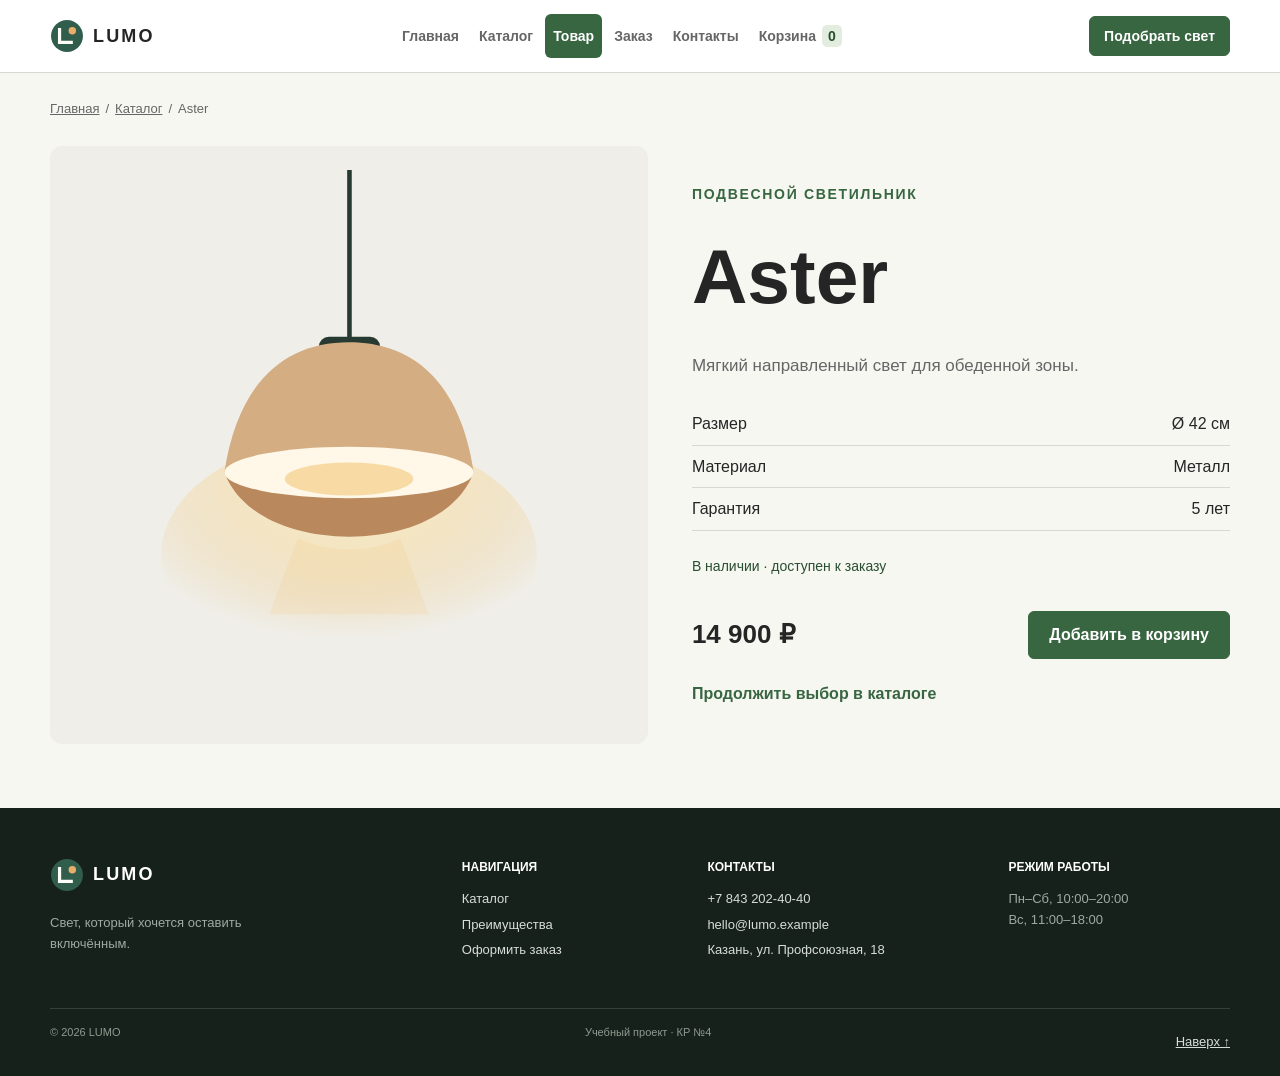
<file: product.html>
<!DOCTYPE html>
<html lang="ru">
<head>
  <meta charset="UTF-8">
  <meta name="viewport" content="width=device-width, initial-scale=1.0">
  <meta name="description" content="Подвесной светильник Aster от LUMO: описание, характеристики, комплектация и заказ.">
  <title>Светильник Aster — LUMO</title>
  <link rel="stylesheet" href="css/style.css">
  <link rel="stylesheet" href="css/responsive.css">
<script src="js/data.js" defer></script><script src="js/dom.js" defer></script><script src="js/cart.js" defer></script><script src="js/catalog.js" defer></script><script src="js/product.js" defer></script><script src="js/modal.js" defer></script><script src="js/validation.js" defer></script><script src="js/main.js" defer></script><link rel="stylesheet" href="css/interactive.css">
</head>
<body id="top">
  <a class="skip-link" href="#main-content">Перейти к содержанию</a>
  <noscript><p class="container">Для каталога, корзины и форм включите JavaScript.</p></noscript>
<header class="site-header">
    <div class="site-header__inner container">
      <a class="logo" href="index.html" aria-label="LUMO — на главную"><img class="logo__mark" src="images/logo.svg" alt="" width="38" height="38"><span class="logo__text">LUMO</span></a>
      <nav class="site-nav site-nav--desktop" aria-label="Основная навигация">
        <ul class="site-nav__list">
          <li><a class="site-nav__link" href="index.html">Главная</a></li>
          <li><a class="site-nav__link" href="catalog.html">Каталог</a></li>
          <li><a class="site-nav__link site-nav__link--active" href="product.html" aria-current="page">Товар</a></li>
          <li><a class="site-nav__link" href="order.html">Заказ</a></li>
          <li><a class="site-nav__link" href="contacts.html">Контакты</a></li>
        <li><a class="site-nav__link" href="cart.html">Корзина <span class="cart-count" data-cart-count>0</span></a></li>
</ul>
      </nav>
      <a class="button button--small" href="contacts.html#feedback">Подобрать свет</a>
      <details class="mobile-menu">
        <summary>Меню</summary>
        <nav class="site-nav" aria-label="Основная навигация">
          <ul class="site-nav__list">
            <li><a class="site-nav__link" href="index.html">Главная</a></li>
            <li><a class="site-nav__link" href="catalog.html">Каталог</a></li>
            <li><a class="site-nav__link site-nav__link--active" href="product.html" aria-current="page">Товар</a></li>
            <li><a class="site-nav__link" href="order.html">Заказ</a></li>
            <li><a class="site-nav__link" href="contacts.html">Контакты</a></li>
          <li><a class="site-nav__link" href="cart.html">Корзина <span class="cart-count" data-cart-count>0</span></a></li>
</ul>
        </nav>
      </details>
    </div>
  </header>

  <main id="main-content" tabindex="-1">
    <div class="container"><nav class="breadcrumbs breadcrumbs--page" aria-label="Хлебные крошки"><ol>
<li><a href="index.html">Главная</a></li>
<li><a href="catalog.html">Каталог</a></li>
<li aria-current="page" data-product-crumb="">Aster</li>
</ol></nav></div>
    <article class="product-detail container" data-product-detail=""></article></main>

  <footer class="site-footer"><div class="site-footer__inner container">
<div>
<a class="logo logo--light" href="index.html"><img class="logo__mark" src="images/logo.svg" alt="" width="38" height="38"><span class="logo__text">LUMO</span></a><p class="site-footer__tagline">Свет, который хочется оставить включённым.</p>
</div>
<div>
<h2 class="site-footer__title">Навигация</h2>
<ul class="site-footer__links">
<li><a href="catalog.html">Каталог</a></li>
<li><a href="index.html#advantages">Преимущества</a></li>
<li><a href="order.html">Оформить заказ</a></li>
</ul>
</div>
<div>
<h2 class="site-footer__title">Контакты</h2>
<address class="site-footer__links">
<a href="tel:+78432024040">+7 843 202-40-40</a><a href="mailto:hello@lumo.example">hello@lumo.example</a><span>Казань, ул. Профсоюзная, 18</span>
</address>
</div>
<div>
<h2 class="site-footer__title">Режим работы</h2>
<p>Пн–Сб, 10:00–20:00<br>Вс, 11:00–18:00</p>
</div>
</div>
<div class="site-footer__bottom container">
<span>© 2026 LUMO</span><span>Учебный проект · КР №4</span>
      <a class="back-to-top" href="#top">Наверх ↑</a>
    </div>
  </footer>
<p class="notification" data-notification role="status" hidden></p>
<dialog class="modal" id="product-dialog" aria-labelledby="quick-title"><div class="modal__content">
<button class="modal__close" type="button" data-close-dialog aria-label="Закрыть окно">×</button><div class="quick-content" data-quick-content></div>
</div></dialog>
</body>
</html>
</file>
<file: css/style.css>
:root {
  --color-bg: #f7f7f2;
  --color-white: #ffffff;
  --color-text: #252525;
  --color-muted: #666666;
  --color-primary: #386641;
  --color-primary-dark: #294e31;
  --color-accent: #e9c46a;
  --color-border: #d8d8d0;
  --color-danger: #a33b2b;
  --space-sm: 8px;
  --space-md: 16px;
  --space-lg: 24px;
  --radius-sm: 6px;
  --radius-md: 12px;
  --container: 1180px;
}

* { box-sizing: border-box; }
html { scroll-behavior: smooth; }
body {
  display: flex;
  flex-direction: column;
  min-height: 100vh;
  margin: 0;
  color: var(--color-text);
  background: var(--color-bg);
  font-family: Arial, Helvetica, sans-serif;
  line-height: 1.6;
}
body > main { flex: 1 0 auto; min-width: 0; }
body > .site-header, body > .site-footer { flex-shrink: 0; }
img, video { max-width: 100%; height: auto; }
img { display: block; }
a { color: inherit; }
button, input, select, textarea { font: inherit; }
button, select { cursor: pointer; }
h1, h2, h3, p { margin-top: 0; }
address { font-style: normal; }
.container { width: min(calc(100% - 40px), var(--container)); margin: 0 auto; }
.visually-hidden { position: absolute; width: 1px; height: 1px; padding: 0; margin: -1px; overflow: hidden; clip: rect(0 0 0 0); white-space: nowrap; border: 0; }
.skip-link { position: fixed; top: 8px; left: 8px; z-index: 1000; padding: 8px 12px; color: #fff; background: #222; transform: translateY(-150%); }
.skip-link:focus { transform: translateY(0); }

.button {
  display: inline-flex;
  min-height: 44px;
  align-items: center;
  justify-content: center;
  padding: 10px 20px;
  border: 1px solid var(--color-primary);
  border-radius: var(--radius-sm);
  color: #fff;
  background: var(--color-primary);
  font-weight: 700;
  text-decoration: none;
}
.button:hover { background: var(--color-primary-dark); }
:focus-visible {
  outline: 3px solid var(--color-primary-dark);
  outline-offset: 3px;
}
.section--dark :focus-visible, .site-footer :focus-visible {
  outline-color: var(--color-accent);
}
.button:disabled, .button--disabled { opacity: 0.6; cursor: not-allowed; }
.button--small { min-height: 38px; padding: 8px 14px; font-size: 14px; }
.button--secondary { color: var(--color-primary); background: transparent; }
.button--secondary:hover { color: #fff; }
.button--light { color: var(--color-primary); background: #fff; border-color: #fff; }
.button--light:hover { color: #fff; }
.button--full { width: 100%; }
.text-link { display: inline-flex; gap: 6px; color: var(--color-primary); font-weight: 700; text-decoration: none; }
.text-link:hover { text-decoration: underline; }
.text-link--button { padding: 0; border: 0; background: transparent; }
.icon-button { display: grid; width: 44px; height: 44px; place-items: center; border: 1px solid var(--color-border); border-radius: 50%; color: var(--color-primary); text-decoration: none; }
.icon-button:hover { color: #fff; background: var(--color-primary); }
.eyebrow { margin-bottom: 10px; color: var(--color-primary); font-size: 12px; font-weight: 700; letter-spacing: 0.12em; text-transform: uppercase; }

.site-header { z-index: 50; border-bottom: 1px solid var(--color-border); background: var(--color-white); }
.site-header__inner { display: flex; min-height: 72px; align-items: center; justify-content: space-between; gap: 20px; }
.logo { display: inline-flex; align-items: center; gap: 9px; font-size: 18px; font-weight: 800; letter-spacing: 0.12em; text-decoration: none; }
.logo__mark { width: 34px; height: 34px; }
.site-nav__list { display: flex; gap: 4px; padding: 0; margin: 0; list-style: none; }
.site-nav__link { display: flex; min-height: 44px; align-items: center; padding: 8px 11px; border-radius: var(--radius-sm); color: var(--color-muted); font-size: 14px; font-weight: 600; text-decoration: none; }
.site-nav__link:hover { color: var(--color-primary); background: #eef3ed; }
.site-nav__link--active { color: #fff; background: var(--color-primary); }
.site-nav__link--active:hover { color: #fff; background: var(--color-primary-dark); }

.hero { border-bottom: 1px solid var(--color-border); background: #eef3ed; }
.hero__inner { display: grid; min-height: 610px; align-items: center; gap: 50px; padding-block: 60px; }
.hero__title { margin-bottom: 22px; font-size: clamp(40px, 7vw, 78px); line-height: 1.05; }
.hero__title span { color: var(--color-primary); }
.hero__text { max-width: 630px; margin-bottom: 28px; color: var(--color-muted); font-size: 18px; }
.hero__actions { display: flex; align-items: center; gap: 24px; }
.hero__facts { display: flex; flex-wrap: wrap; gap: 16px 28px; padding-top: 28px; margin-top: 34px; border-top: 1px solid var(--color-border); }
.hero__facts div { display: grid; }
.hero__facts dt { font-size: 23px; font-weight: 700; }
.hero__facts dd { margin: 0; color: var(--color-muted); font-size: 12px; }
.hero__visual { position: relative; display: grid; place-items: center; }
.hero__glow { position: absolute; width: min(82%, 380px); aspect-ratio: 1; border-radius: 50%; background: #f7e1ac; }
.hero__lamp { position: relative; z-index: 1; width: 470px; }
.hero__note { position: absolute; z-index: 2; padding: 6px 10px; border: 1px solid var(--color-border); border-radius: 20px; background: #fff; font-size: 12px; }
.hero__note--material { top: 20%; right: 2%; }
.hero__note--light { right: 8%; bottom: 15%; }

.section { padding-block: 72px; }
.section--tint { background: #efeee8; }
.section--dark { color: #fff; background: #24352b; }
.section--dark .eyebrow { color: #cde0cf; }
.section-heading { display: grid; align-items: end; gap: 30px; margin-bottom: 34px; }
.section-heading--inline { display: flex; justify-content: space-between; }
.section-heading__title { margin-bottom: 0; font-size: clamp(32px, 4vw, 46px); }
.section-heading__text { max-width: 500px; margin: 0; color: var(--color-muted); }
.benefits { display: grid; gap: 18px; }
.benefit { padding: 24px; border: 1px solid var(--color-border); border-radius: var(--radius-md); background: var(--color-white); }
.benefit__number { display: inline-block; margin-bottom: 25px; color: var(--color-primary); font-weight: 700; }
.benefit__title { margin-bottom: 10px; font-size: 21px; }
.benefit p { margin: 0; color: var(--color-muted); }

.product-grid { display: grid; gap: 20px; }
.product-card { position: relative; display: flex; flex-direction: column; padding: 12px 12px 18px; border: 1px solid var(--color-border); border-radius: var(--radius-md); background: var(--color-white); }
.product-card:hover { box-shadow: 0 6px 18px rgba(0, 0, 0, 0.08); }
.product-card__badge { position: absolute; top: 24px; left: 24px; z-index: 2; padding: 4px 9px; border-radius: 20px; color: #fff; background: var(--color-primary); font-size: 11px; font-weight: 700; text-transform: uppercase; }
.product-card--new .product-card__badge { color: #222; background: var(--color-accent); }
.product-card--sale .product-card__badge { background: var(--color-danger); }
.product-card__image-link { display: grid; place-items: center; overflow: hidden; border-radius: 8px; background: #f0eee7; }
.product-card__image { width: 100%; aspect-ratio: 1; object-fit: contain; }
.product-card__meta { display: flex; flex-wrap: wrap; gap: 4px 12px; justify-content: space-between; padding-top: 13px; color: var(--color-muted); font-size: 11px; text-transform: uppercase; }
.product-card__title { margin: 7px 0; font-size: 25px; }
.product-card__title a { text-decoration: none; }
.product-card__description { margin-bottom: 14px; color: var(--color-muted); font-size: 14px; }
.product-card__footer { display: flex; min-height: 44px; margin-top: auto; align-items: center; justify-content: space-between; gap: 10px; }
.product-card__price { font-size: 17px; }
.product-card__price del { color: var(--color-muted); font-size: 12px; font-weight: 400; }

.faq-layout { display: grid; gap: 50px; }
.faq-list { border-top: 1px solid var(--color-border); }
.faq-item { border-bottom: 1px solid var(--color-border); }
.faq-item summary { padding: 20px 0; font-weight: 700; cursor: pointer; }
.faq-item p { padding-bottom: 20px; margin: 0; color: var(--color-muted); }

.page-hero { padding-block: 48px 56px; border-bottom: 1px solid var(--color-border); }
.page-hero--compact { padding-bottom: 40px; }
.page-hero h1 { margin-bottom: 16px; font-size: clamp(36px, 6vw, 76px); line-height: 1.1; overflow-wrap: anywhere; }
.page-hero__lead { max-width: 720px; margin: 0; color: var(--color-muted); font-size: 18px; }
.breadcrumbs { margin-bottom: 30px; }
.breadcrumbs--page { margin: 26px 0; }
.breadcrumbs ol { display: flex; flex-wrap: wrap; gap: 6px; padding: 0; margin: 0; color: var(--color-muted); font-size: 13px; list-style: none; }
.breadcrumbs li + li::before { margin-right: 6px; content: "/"; }

.section--catalog { padding-top: 45px; }
.catalog-layout { display: grid; align-items: start; gap: 34px; }
.filter { padding: 16px; border: 1px solid var(--color-border); border-radius: var(--radius-md); background: #fff; }
.filter__header { min-height: 44px; padding-block: 6px; font-size: 20px; font-weight: 700; cursor: pointer; }
.filter__hint { margin: 0 0 10px; color: var(--color-muted); font-size: 13px; }
.filter form { display: grid; gap: 12px; }
.filter__group { min-inline-size: 0; padding: 0; margin: 0; border: 0; }
.filter__group legend { margin-bottom: 9px; font-weight: 700; }
.filter__group .checkbox { min-height: 44px; align-items: center; padding-block: 6px; }
.filter__group small { margin-left: auto; color: var(--color-muted); }
.filter__prices { display: grid; grid-template-columns: repeat(2, minmax(0, 1fr)); gap: 8px; }
.filter__prices input { padding: 8px; }
.filter form > .button { justify-self: start; }
.catalog-count { margin-bottom: 16px; color: var(--color-muted); }

.product-detail { display: grid; align-items: center; gap: 50px; padding-bottom: 70px; }
.product-gallery { position: relative; display: grid; place-items: center; padding: 24px; border-radius: var(--radius-md); background: #efeee8; }
.product-gallery__image { width: min(100%, 580px); object-fit: contain; }
.product-gallery__badge { position: absolute; top: 20px; left: 20px; padding: 5px 10px; border-radius: 20px; color: #fff; background: var(--color-primary); font-size: 11px; font-weight: 700; text-transform: uppercase; }
.product-gallery__notes { display: flex; flex-wrap: wrap; justify-content: center; gap: 6px; padding: 0; margin: 0; list-style: none; }
.product-gallery__notes li { padding: 5px 8px; border: 1px solid var(--color-border); border-radius: 20px; background: #fff; font-size: 11px; }
.product-info__title { margin-bottom: 14px; font-size: clamp(56px, 6vw, 80px); }
.product-info__lead { color: var(--color-muted); font-size: 17px; }
.rating { display: flex; gap: 10px; margin: 15px 0 24px; font-size: 13px; }
.rating span { color: #d68b28; letter-spacing: 0.08em; }
.product-info__choice { padding-block: 18px; border-block: 1px solid var(--color-border); }
.product-info__label { display: block; margin-bottom: 10px; font-size: 13px; font-weight: 700; }
.swatches { display: flex; flex-wrap: wrap; gap: 9px; padding: 0; margin: 0; list-style: none; }
.swatch { display: block; width: 32px; height: 32px; border: 4px solid var(--color-bg); border-radius: 50%; box-shadow: 0 0 0 1px var(--color-border); }
.swatch--active { box-shadow: 0 0 0 2px var(--color-primary); }
.swatch--sand { background: #d2ad83; }.swatch--black { background: #292b29; }.swatch--green { background: #5c6955; }.swatch--white { background: #eeeae0; }
.product-info__buy { display: flex; align-items: center; justify-content: space-between; gap: 20px; padding-block: 22px; }
.product-info__buy > div { display: grid; }
.product-info__price { font-size: 26px; }
.product-info__availability { color: var(--color-primary); font-size: 12px; font-weight: 700; }
.product-info__delivery { display: grid; gap: 10px; padding: 0; margin: 0; list-style: none; }
.product-info__delivery li { display: flex; gap: 8px; padding: 11px; border: 1px solid var(--color-border); border-radius: var(--radius-sm); }
.product-info__delivery div { display: grid; }
.product-info__delivery strong { font-size: 12px; }.product-info__delivery small { color: var(--color-muted); font-size: 10px; }
.product-description { display: grid; gap: 38px; }
.product-description > div:nth-child(2) { color: var(--color-muted); }
.product-description__aside { align-self: start; padding: 18px; border-left: 3px solid var(--color-accent); background: #fff9e8; }
.product-description__aside p { margin: 6px 0 0; color: var(--color-muted); font-size: 14px; }
.specs-layout { display: grid; gap: 55px; }
.specs-layout > div:first-child > p:last-child { color: var(--color-muted); }
.table-wrap { min-width: 0; overflow-x: auto; }
.specs-table { width: 100%; border-collapse: collapse; background: #fff; }
.specs-table caption { padding-bottom: 10px; color: var(--color-muted); font-size: 13px; text-align: left; }
.specs-table th, .specs-table td { padding: 13px 15px; border: 1px solid var(--color-border); text-align: left; }
.specs-table thead { color: #fff; background: var(--color-primary); }
.reviews { display: grid; gap: 18px; }
.review { padding: 22px; border: 1px solid var(--color-border); border-radius: var(--radius-md); background: #fff; }
.review__header { display: flex; justify-content: space-between; gap: 15px; }
.review__header span { color: var(--color-muted); font-size: 12px; }.review .rating { margin: 8px 0; }.review p { margin: 0; color: var(--color-muted); }

.order-layout { display: grid; align-items: start; gap: 45px; }
.order-form { display: grid; gap: 30px; }
.order-form__section { min-inline-size: 0; padding: 0 0 28px; margin: 0; border: 0; border-bottom: 1px solid var(--color-border); }
.order-form__section legend { width: 100%; margin-bottom: 20px; font-size: 24px; font-weight: 700; }
.order-form__section legend span { display: inline-grid; width: 32px; height: 32px; margin-right: 7px; place-items: center; border-radius: 50%; color: #fff; background: var(--color-primary); font-size: 11px; }
.form-grid { display: grid; gap: 16px; }
.form-field { display: grid; min-width: 0; gap: 6px; }
.form-field > span { font-size: 12px; font-weight: 700; }
.form-field input, .form-field select, .form-field textarea { width: 100%; min-height: 46px; padding: 10px 12px; border: 1px solid #85877e; border-radius: var(--radius-sm); background: #fff; }
.form-field textarea { resize: vertical; }
.form-field input:focus, .form-field select:focus, .form-field textarea:focus { border-color: var(--color-primary); }
.form-field--wide { margin-top: 16px; }
.checkbox { display: flex; align-items: flex-start; gap: 8px; cursor: pointer; }
.checkbox input { width: 17px; height: 17px; flex: 0 0 auto; margin-top: 3px; accent-color: var(--color-primary); }
.checkbox span { font-size: 13px; }
.checkbox--consent { margin-top: 18px; }
.choice-cards { display: grid; gap: 8px; }
.choice-card { position: relative; cursor: pointer; }.choice-card input { position: absolute; opacity: 0; }
.choice-card__body { display: grid; min-height: 72px; height: 100%; align-content: center; padding: 12px; border: 1px solid var(--color-border); border-radius: var(--radius-sm); background: #fff; }
.choice-card__body small { color: var(--color-muted); }.choice-card input:checked + .choice-card__body { border-color: var(--color-primary); box-shadow: inset 0 0 0 1px var(--color-primary); background: #eef3ed; }
.choice-card input:focus-visible + .choice-card__body { outline: 3px solid var(--color-primary-dark); outline-offset: 3px; }
.order-form__actions { display: flex; align-items: center; gap: 20px; }.order-form__actions p { margin: 0; color: var(--color-muted); font-size: 12px; }
.order-summary { padding: 22px; border: 1px solid var(--color-border); border-radius: var(--radius-md); background: #efeee8; }
.order-summary h2 { font-size: 30px; }.order-summary__product { display: flex; align-items: center; gap: 12px; padding-block: 15px; border-block: 1px solid var(--color-border); }
.order-summary__product img { width: 90px; height: 80px; object-fit: contain; background: #fff; }.order-summary__product div { display: grid; }.order-summary__product span { color: var(--color-muted); font-size: 12px; }
.order-summary dl div { display: flex; justify-content: space-between; padding-block: 10px; }.order-summary dd { margin: 0; font-weight: 700; }.order-summary__total { border-top: 1px solid var(--color-border); font-size: 18px; }
.order-summary__note { padding: 10px; border-radius: var(--radius-sm); background: #fff; color: var(--color-muted); font-size: 11px; }.order-summary .text-link { font-size: 13px; }

.contact-layout { display: grid; gap: 35px; }
.contact-cards { display: grid; gap: 12px; }.contact-card { position: relative; padding: 22px 22px 22px 68px; border: 1px solid var(--color-border); border-radius: var(--radius-md); background: #fff; }
.contact-card__icon { position: absolute; top: 22px; left: 20px; display: grid; width: 34px; height: 34px; place-items: center; border-radius: 50%; color: #fff; background: var(--color-primary); }
.contact-card h2 { margin-bottom: 7px; font-size: 20px; }.contact-card p, .contact-card address { margin-bottom: 7px; }.contact-card small { color: var(--color-muted); }.contact-card .text-link { margin-top: 6px; font-size: 13px; }
.map { position: relative; min-height: 480px; overflow: hidden; border: 1px solid var(--color-border); border-radius: var(--radius-md); background: #dde6d8; }
.map__street { position: absolute; z-index: 1; height: 48px; background: #fff; border: 1px solid #ccc; transform-origin: center; }.map__street span { position: absolute; top: 13px; left: 40%; color: var(--color-muted); font-size: 11px; white-space: nowrap; }
.map__street--one { top: 45%; left: -10%; width: 120%; transform: rotate(-12deg); }.map__street--two { top: -5%; left: 58%; width: 48px; height: 115%; transform: rotate(7deg); }.map__street--two span { top: 43%; left: -45px; transform: rotate(90deg); }
.map__park { position: absolute; right: 7%; bottom: 10%; padding: 25px; border: 1px dashed #6d8c72; border-radius: 50%; color: #55715b; }
.map__pin { position: absolute; top: 42%; left: 44%; z-index: 3; display: grid; justify-items: center; }.map__pin span { display: grid; width: 48px; height: 48px; place-items: center; border-radius: 50%; color: #fff; background: var(--color-primary); font-weight: 800; }.map__pin strong { margin-top: 5px; padding: 2px 6px; background: #fff; font-size: 12px; }
.feedback-layout { display: grid; gap: 65px; }.feedback-layout h2 { margin-bottom: 18px; font-size: 48px; }.feedback-layout > div > p:not(.eyebrow) { color: #d7ded8; }.feedback-layout__facts { padding-left: 20px; color: #d7ded8; font-size: 13px; }
.feedback-form { padding: 28px; border: 1px solid #617167; border-radius: var(--radius-md); }.feedback-form .form-field input, .feedback-form .form-field select, .feedback-form .form-field textarea { color: #fff; background: #31463a; border-color: #93a699; }.feedback-form textarea::placeholder { color: #d7ded8; }
.feedback-form select option { color: #222; background: #fff; }.feedback-form .button { margin-top: 18px; }

.site-footer { padding-top: 50px; color: #d7ddd8; background: #17211b; }
.site-footer__inner { display: grid; gap: 35px; padding-bottom: 40px; }.logo--light { color: #fff; }.site-footer__tagline { max-width: 260px; margin-top: 14px; color: #9eaaa2; font-size: 13px; }
.site-footer__title { margin-bottom: 12px; color: #fff; font-size: 12px; text-transform: uppercase; }.site-footer__links { display: grid; gap: 5px; padding: 0; margin: 0; font-size: 13px; list-style: none; }.site-footer__links a { text-decoration: none; }.site-footer__links a:hover { text-decoration: underline; }.site-footer__inner > div:last-child p { color: #9eaaa2; font-size: 13px; }
.site-footer__bottom { display: flex; justify-content: space-between; padding-block: 15px; border-top: 1px solid #344138; color: #8f9a92; font-size: 11px; }
.back-to-top { align-self: center; padding: 8px 0; color: #d7ddd8; font-size: 13px; }

.modal {
  width: min(calc(100% - 32px), 500px);
  max-height: calc(100dvh - 32px);
  padding: 0;
  border: 1px solid var(--color-border);
  border-radius: var(--radius-md);
  color: var(--color-text);
  background: #fff;
}
.modal::backdrop { background: rgba(0, 0, 0, 0.65); }
.modal__content { position: relative; padding: 24px; }
.modal__close { position: absolute; top: 12px; right: 12px; display: grid; width: 44px; height: 44px; place-items: center; border: 0; border-radius: 50%; color: var(--color-text); background: #eee; font-size: 22px; text-decoration: none; }
.modal__title { max-width: 390px; margin-bottom: 10px; font-size: clamp(26px, 5vw, 32px); line-height: 1.2; }
.modal .eyebrow { padding-right: 44px; }
.modal__text { color: var(--color-muted); }
.mini-form { display: grid; gap: 13px; margin-top: 20px; }

.mobile-menu summary {
  min-height: 44px;
  padding: 8px 12px;
  border: 1px solid var(--color-border);
  border-radius: var(--radius-sm);
  color: var(--color-primary-dark);
  font-weight: 700;
  cursor: pointer;
}
.mobile-menu[open] summary { margin-bottom: 8px; background: #eef3ed; }
.form-note, .form-result { font-size: 14px; }
.form-note { margin-bottom: 12px; }
.form-result { display: none; margin: 14px 0 0; }
.form-result:target { display: block; }
.contact-card a, .site-footer a { overflow-wrap: anywhere; }
</file>
<file: css/responsive.css>
/* По умолчанию блоки идут друг за другом. Колонки добавляются по мере роста экрана. */
.container { width: min(calc(100% - 24px), var(--container)); }

.site-header__inner {
  flex-wrap: wrap;
  gap: 10px 16px;
  padding-block: 12px;
}
.site-nav--desktop { display: none; }
.mobile-menu { flex-basis: 100%; min-width: 0; }
.mobile-menu .site-nav__list { flex-wrap: wrap; }
.mobile-menu .site-nav__list li { flex: 1 1 7rem; }
.mobile-menu .site-nav__link { background: #eef3ed; }
.mobile-menu .site-nav__link--active { background: var(--color-primary); }

.hero__inner {
  min-height: 0;
  gap: 24px;
  padding-block: 36px;
}
.hero__lamp { width: min(100%, 340px); }
.hero__actions { flex-wrap: wrap; gap: 12px 20px; }
.hero__text, .page-hero__lead { font-size: 16px; }
.hero__facts { margin-bottom: 0; }
.hero__facts dt { font-size: 19px; }

.section { padding-block: 42px; }
.section-heading { gap: 14px; margin-bottom: 24px; }
.section-heading--inline { display: grid; justify-items: start; }
.faq-layout, .specs-layout, .feedback-layout { gap: 24px; }
.page-hero { padding-block: 30px 36px; }

.catalog-layout { gap: 24px; }

.product-detail { gap: 24px; padding-bottom: 40px; }
.product-gallery { gap: 10px; padding: 16px; }
.product-info__buy { flex-wrap: wrap; }
.product-info__buy .button { width: 100%; }
.product-description { gap: 16px; }

/* Две колонки остаются читаемыми даже на телефоне: длинные значения переносятся. */
.specs-table { table-layout: fixed; }
.specs-table th, .specs-table td { padding: 9px 10px; overflow-wrap: anywhere; }
.specs-table th:first-child { width: 42%; }
.specs-table tbody th { background: #f3f5ee; }

.order-layout { gap: 28px; }
.order-form__actions { align-items: stretch; flex-direction: column; gap: 10px; }
.checkbox--consent { min-height: 44px; padding-block: 6px; }
.map { min-height: 300px; }
.feedback-layout h2 { font-size: clamp(34px, 6vw, 48px); line-height: 1.15; }
.feedback-form { padding: 18px 14px; }
.feedback-form .button { width: 100%; }
.site-footer__inner { gap: 24px; }
.site-footer__bottom { flex-wrap: wrap; gap: 4px 16px; }

@media (min-width: 640px) {
  .container { width: min(calc(100% - 40px), var(--container)); }
  .section { padding-block: 56px; }
  .section-heading--inline { display: flex; }
  .product-grid, .reviews, .form-grid, .site-footer__inner,
  .product-info__delivery {
    grid-template-columns: repeat(2, minmax(0, 1fr));
  }
  .choice-cards, .filter form { grid-template-columns: repeat(3, minmax(0, 1fr)); }
  .filter form > .button { grid-column: 1 / -1; }
  .product-info__buy .button, .feedback-form .button { width: auto; }
  .order-form__actions { flex-direction: row; align-items: center; gap: 20px; }
  .feedback-form { padding: 24px; }
  .specs-table th, .specs-table td { padding: 12px 15px; }
}

@media (min-width: 768px) {
  .hero__inner, .product-detail {
    grid-template-columns: minmax(0, 1fr) minmax(0, 0.9fr);
    gap: 28px;
  }
  .hero__lamp { width: 100%; }
  .hero__facts { gap: 12px 18px; }
  .benefits { grid-template-columns: repeat(3, minmax(0, 1fr)); }
  .section-heading, .faq-layout, .contact-layout {
    grid-template-columns: minmax(0, 1fr) minmax(0, 1fr);
  }
  .product-description { grid-template-columns: minmax(0, 1fr) minmax(0, 1.25fr); }
  .product-description__aside { grid-column: 1 / -1; }
  .map { min-height: 400px; }
}

@media (min-width: 1024px) {
  html { scroll-padding-top: 84px; }
  .site-header { position: sticky; top: 0; }
  .site-header__inner { flex-wrap: nowrap; padding-block: 0; }
  .mobile-menu { display: none; }
  .site-nav--desktop { display: block; }

  .hero__inner { min-height: 610px; gap: 50px; padding-block: 60px; }
  .hero__lamp { width: min(100%, 470px); }
  .hero__text, .page-hero__lead { font-size: 18px; }
  .hero__facts dt { font-size: 23px; }
  .section { padding-block: 72px; }
  .section--catalog { padding-top: 45px; }
  .page-hero { padding-block: 48px 56px; }
  .product-grid { grid-template-columns: repeat(3, minmax(0, 1fr)); }
  .product-grid--catalog { grid-template-columns: repeat(2, minmax(0, 1fr)); }
  .catalog-layout { grid-template-columns: 240px minmax(0, 1fr); gap: 30px; }
  .filter form { grid-template-columns: minmax(0, 1fr); }
  .product-detail { gap: 44px; padding-bottom: 64px; }
  .product-gallery { padding: 24px; }
  .product-description {
    grid-template-columns: minmax(0, 0.8fr) minmax(0, 1.2fr) minmax(0, 0.8fr);
    gap: 32px;
  }
  .product-description__aside { grid-column: auto; }
  .specs-layout { grid-template-columns: minmax(0, 0.7fr) minmax(0, 1.3fr); gap: 42px; }
  .order-layout { grid-template-columns: minmax(0, 1fr) 310px; gap: 36px; }
  .order-summary { position: sticky; top: 92px; }
  .feedback-layout { grid-template-columns: minmax(0, 0.8fr) minmax(0, 1.2fr); gap: 50px; }
  .site-footer__inner { grid-template-columns: 1.4fr 0.8fr 1fr 0.8fr; }
}

@media (min-width: 1024px) and (min-height: 780px) {
  .filter { position: sticky; top: 92px; }
}

@media (prefers-reduced-motion: reduce) {
  html { scroll-behavior: auto; }
}
</file>
<file: css/interactive.css>
/* Дополнения КР4 к адаптивной версии КР3. */
[hidden] { display: none !important; }
body { font-size: 16px; }
.catalog-content, .cart-layout > *, .cart-row > *, .order-layout > * { min-width: 0; }
.catalog-toolbar { display: grid; gap: 16px; margin-bottom: 20px; }
.form-field > span, .checkbox span, .product-card__meta, .product-card__badge,
.product-info__availability, .product-info__label, .eyebrow { font-size: 14px; }
.cart-count { margin-left: 6px; padding: 0 6px; border-radius: 5px; background: #e2ecdf; color: #294e31; }
.product-card__footer { flex-wrap: wrap; }
.product-card__quick { align-self: start; margin-top: 14px; min-height: 44px; font-size: 14px; }
.availability { margin-bottom: 12px; color: var(--color-primary-dark); font-size: 14px; }
.availability--out { color: var(--color-muted); }
.empty-state { padding: 36px 20px; border: 1px dashed var(--color-border); border-radius: 12px; text-align: center; }
.empty-state h2 { font-size: 26px; }
.empty-state p { overflow-wrap: anywhere; color: var(--color-muted); }
.empty-state .text-link { display: block; margin-top: 18px; }
.notification { position: fixed; z-index: 100; bottom: 16px; left: 50%; transform: translateX(-50%); width: max-content; max-width: calc(100% - 32px); margin: 0; padding: 14px 20px; border-radius: 8px; color: #fff; background: #24352b; box-shadow: 0 4px 24px #0003; }
.quick-content { display: grid; gap: 16px; }
.quick-content .modal__title { padding-right: 40px; }
.quick-content p { margin-bottom: 0; }
.quick-content .text-link { justify-self: start; }
.quick-image { width: 100%; max-height: 260px; object-fit: contain; background: #f0eee7; border-radius: 8px; }
.quick-price { font-size: 24px; }
.product-facts { margin: 24px 0; }
.product-facts div { display: flex; justify-content: space-between; gap: 20px; padding: 8px 0; border-bottom: 1px solid var(--color-border); }
.product-facts dd { margin: 0; text-align: right; }
.cart-layout { display: grid; align-items: start; gap: 28px; }
.cart-items { display: grid; gap: 16px; margin-bottom: 24px; }
.cart-row { display: grid; grid-template-columns: 72px minmax(0, 1fr); align-items: center; gap: 16px; padding: 16px; border: 1px solid var(--color-border); border-radius: 12px; background: #fff; }
.cart-row__image { width: 72px; height: 72px; object-fit: contain; background: #f0eee7; border-radius: 8px; }
.cart-row__info p { margin: 4px 0 0; color: var(--color-muted); font-size: 14px; }
.cart-row > .text-link { grid-column: 2; justify-self: start; min-height: 44px; }
.quantity-control { display: flex; grid-column: 1 / -1; align-items: center; gap: 16px; }
.quantity-control__button { min-width: 44px; min-height: 44px; border: 1px solid var(--color-border); border-radius: 6px; color: var(--color-primary-dark); background: #f3f5ee; }
.cart-row > strong { grid-column: 1 / -1; }
.promo-form { display: grid; gap: 12px; margin-top: 24px; }
.promo-form + p { margin-top: 12px; }
.summary-line { overflow-wrap: anywhere; border-bottom: 1px solid var(--color-border); padding-bottom: 10px; }
.field-with-error { min-width: 0; }
.field-error { display: block; margin-top: 6px; color: #a32720; font-size: 14px; font-weight: 400; }
.section--dark .field-error { color: #ffd1c9; }
.is-invalid, [aria-invalid="true"] { border-color: #a32720 !important; box-shadow: 0 0 0 1px #a32720; }
.checkbox + .field-error { margin-top: 4px; }
.form-message { margin: 0; padding: 16px 0; color: #a32720; overflow-wrap: anywhere; }
.form-message--success { color: var(--color-primary-dark); }
.section--dark .form-message { color: #ffd1c9; }
.section--dark .form-message--success { color: #d9f2ce; }
.form-field input:disabled { background: #e8e9e3; }
.mini-form .form-message { margin: 0; }
.order-summary__note, .order-form__actions p { font-size: 14px; }
.order-summary dl div { gap: 12px; }
.order-summary dd { white-space: nowrap; }
.order-summary [data-remove-promo] { min-height: 44px; }
.filter form { grid-template-columns: minmax(0, 1fr); }
@media (min-width: 640px) {
  .catalog-toolbar { grid-template-columns: minmax(0, 1fr) minmax(190px, 0.7fr); }
  .cart-row { grid-template-columns: 80px minmax(0, 1fr) auto; }
  .cart-row__image { width: 80px; height: 80px; }
  .quantity-control { grid-column: auto; }
  .cart-row > strong { grid-column: 2; }
  .cart-row > .text-link { grid-column: 3; }
}
@media (min-width: 1024px) {
  .cart-layout { grid-template-columns: minmax(0, 1fr) 310px; gap: 36px; }
  .site-nav__link { padding-inline: 8px; }
}
</file>
